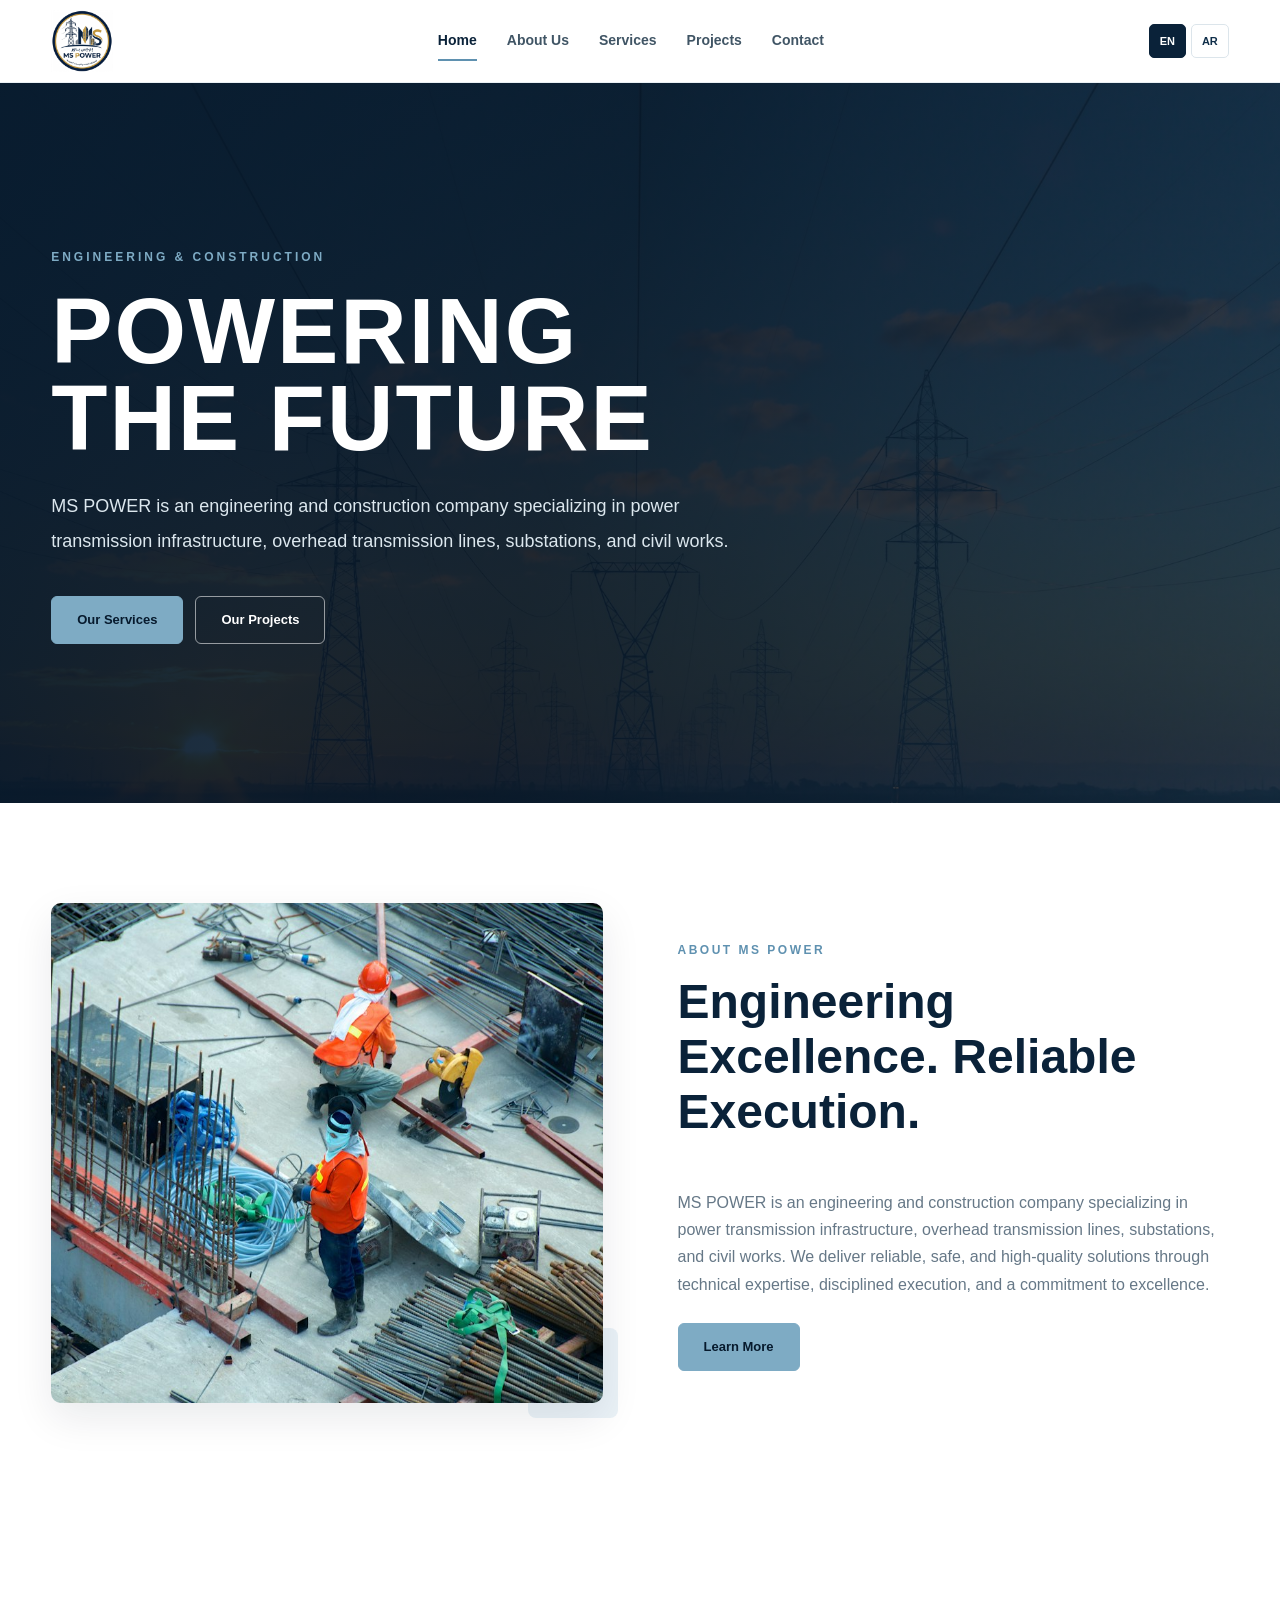
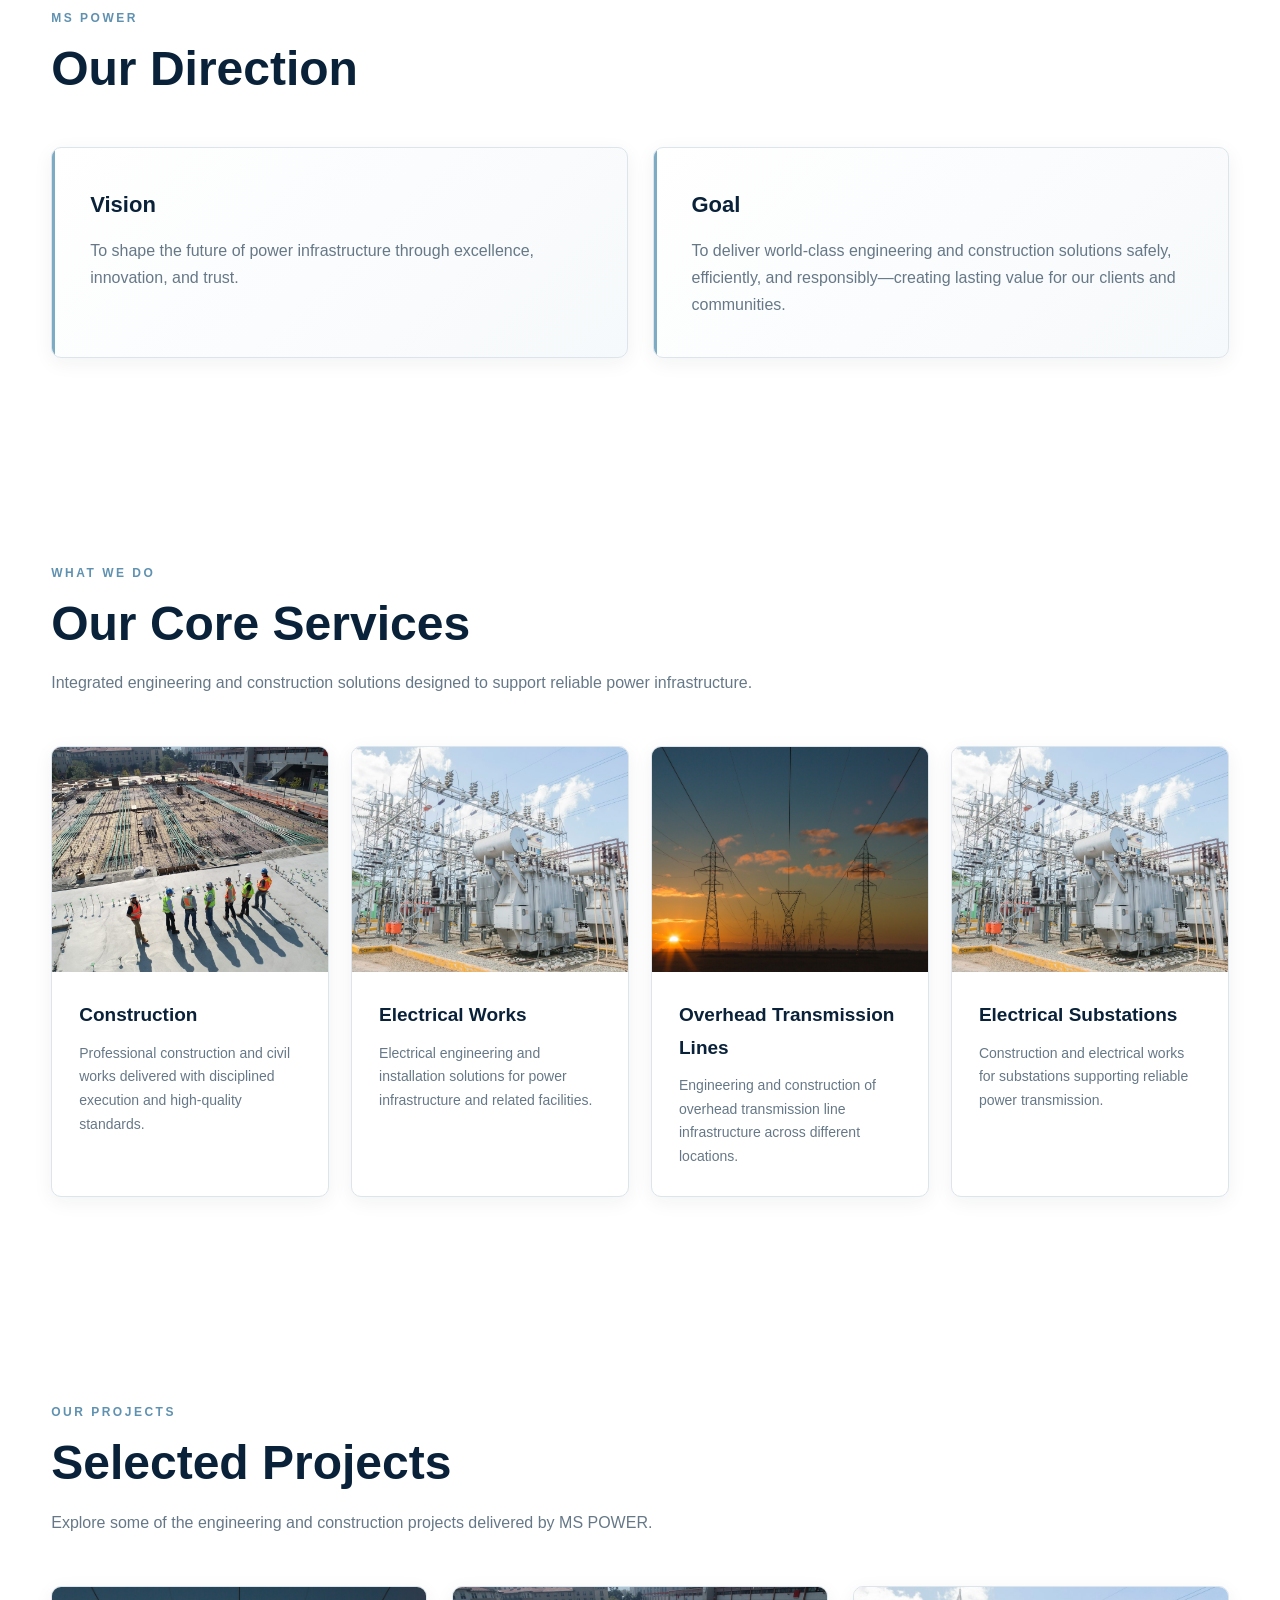
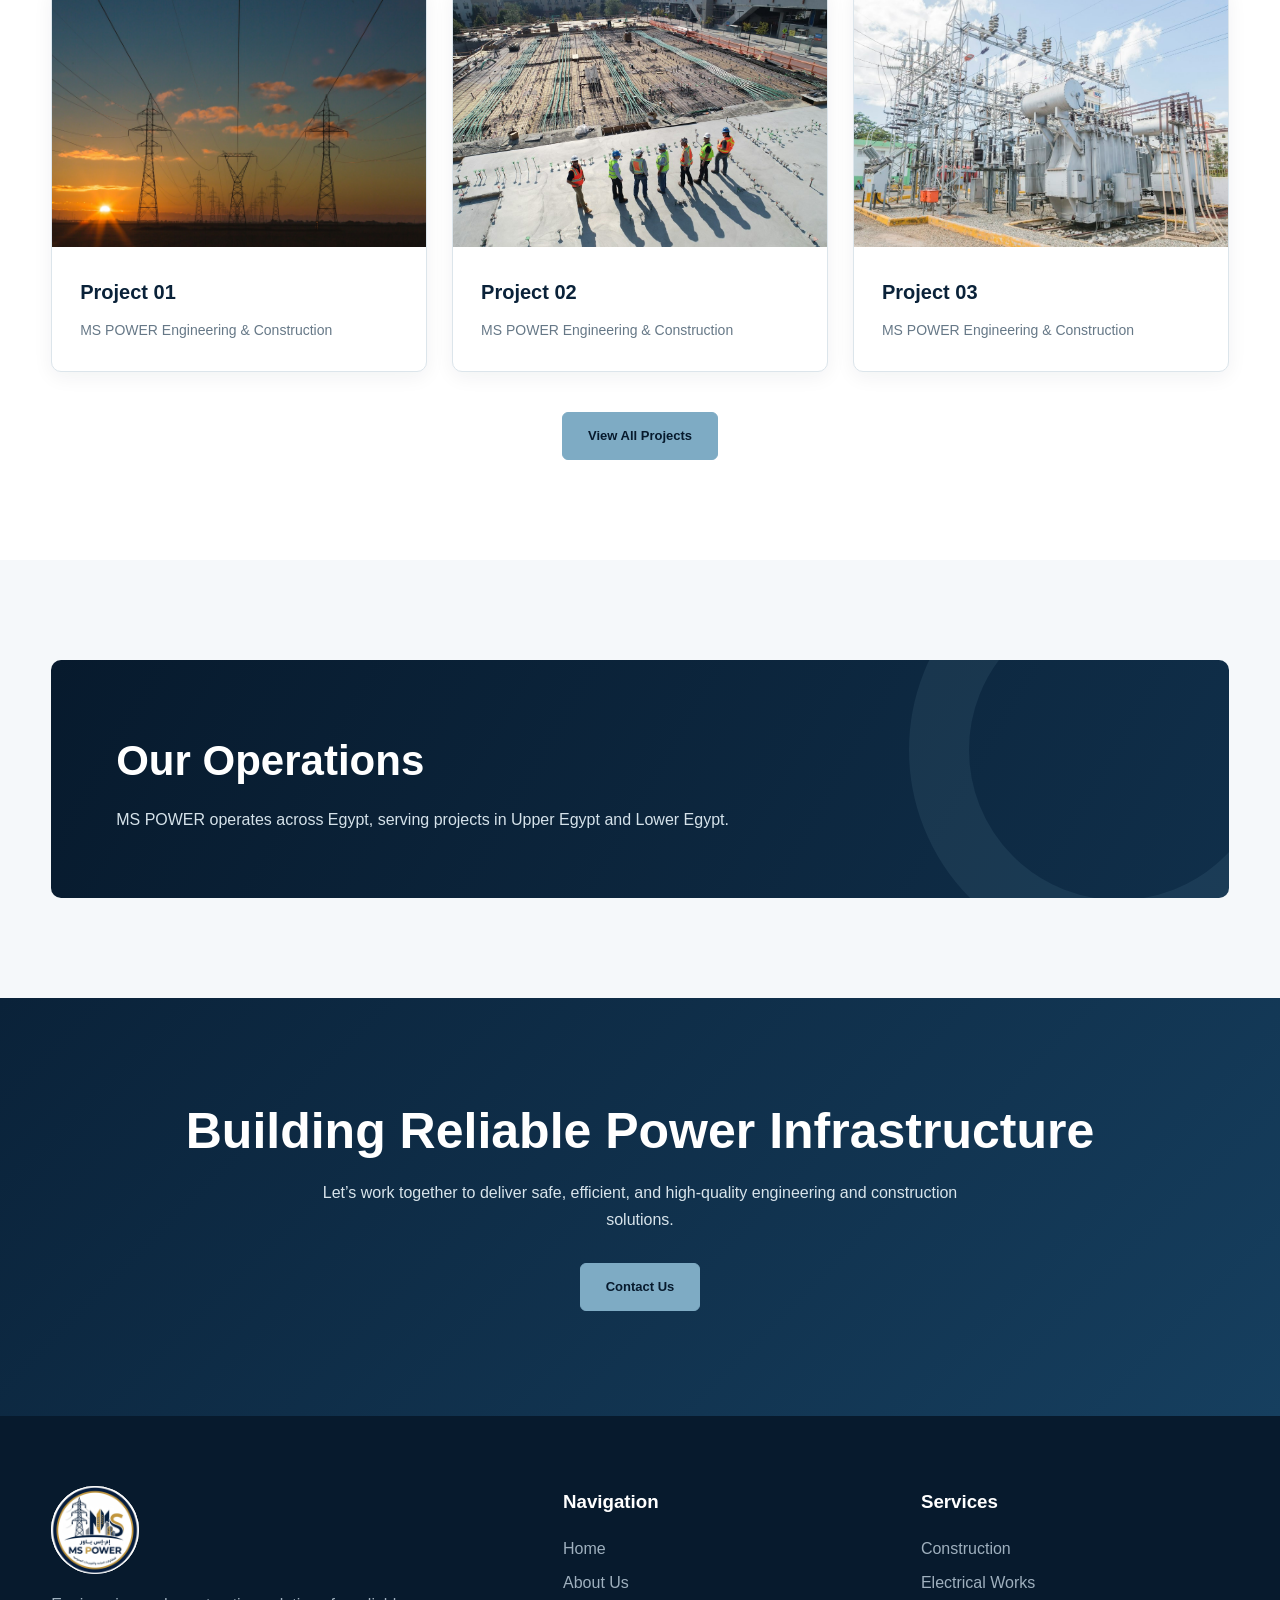
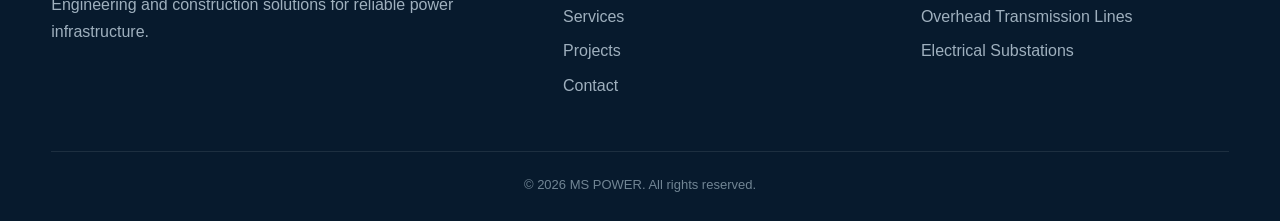
<file: index.html>
<!DOCTYPE html>
<html lang="en" dir="ltr">

<head>

    <meta charset="UTF-8">

    <meta
        name="viewport"
        content="width=device-width, initial-scale=1.0"
    >

    <meta
        name="description"
        content="MS POWER - Engineering and Construction Company specializing in power transmission infrastructure, overhead transmission lines, substations, and civil works."
    >

    <title>MS POWER | Engineering & Construction</title>

    <link rel="icon" type="image/jpeg" href="images/logo.jpg">

    <link
        rel="stylesheet"
        href="style.css"
    >

</head>


<body>


<!-- =====================================================
     HEADER
===================================================== -->

<header class="site-header">

    <div class="container header-inner">


        <!-- LOGO -->

        <a
            href="index.html"
            class="logo"
        ><img src="images/logo.jpg" alt="MS POWER"></a>


        <!-- NAVIGATION -->

        <nav class="nav">

            <a
                href="index.html"
                data-i18n="nav_home"
            >
                Home
            </a>

            <a
                href="about.html"
                data-i18n="nav_about"
            >
                About Us
            </a>

            <a
                href="services.html"
                data-i18n="nav_services"
            >
                Services
            </a>

            <a
                href="projects.html"
                data-i18n="nav_projects"
            >
                Projects
            </a>

            <a
                href="contact.html"
                data-i18n="nav_contact"
            >
                Contact
            </a>

        </nav>


        <!-- LANGUAGE -->

        <div class="language-switcher">

            <button
                class="lang-btn active"
                data-lang="en"
                type="button"
            >
                EN
            </button>

            <button
                class="lang-btn"
                data-lang="ar"
                type="button"
            >
                AR
            </button>

        </div>


        <!-- MOBILE MENU -->

        <button
            class="menu-toggle"
            type="button"
            aria-label="Open menu"
            aria-expanded="false"
        >
            ☰
        </button>


    </div>

</header>



<!-- =====================================================
     HERO
===================================================== -->

<main>


<section class="hero">

    <div class="container">

        <div class="hero-content">


            <span
                class="hero-label"
                data-i18n="hero_label"
            >
                ENGINEERING & CONSTRUCTION
            </span>


            <h1
                data-i18n="hero_title"
            >
                POWERING<br>
                THE FUTURE
            </h1>


            <p
                data-i18n="hero_text"
            >
                MS POWER is an engineering and construction
                company specializing in power transmission
                infrastructure, overhead transmission lines,
                substations, and civil works.
            </p>


            <div class="hero-buttons">

                <a
                    href="services.html"
                    class="btn btn-primary"
                    data-i18n="hero_btn_services"
                >
                    Our Services
                </a>


                <a
                    href="projects.html"
                    class="btn btn-outline"
                    data-i18n="hero_btn_projects"
                >
                    Our Projects
                </a>

            </div>


        </div>

    </div>

</section>



<!-- =====================================================
     ABOUT
===================================================== -->

<section class="section">

    <div class="container">

        <div class="about-grid">


            <!-- IMAGE -->

            <div class="about-image">

                <img
                    src="images/about.jpg"
                    alt="MS POWER Engineering and Construction"
                >

            </div>


            <!-- TEXT -->

            <div class="about-text">


                <div class="section-heading">

                    <span
                        class="section-label"
                        data-i18n="about_label"
                    >
                        ABOUT MS POWER
                    </span>


                    <h2
                        data-i18n="about_title"
                    >
                        Engineering Excellence.
                        Reliable Execution.
                    </h2>

                </div>


                <p
                    data-i18n="about_text"
                >
                    MS POWER is an engineering and construction
                    company specializing in power transmission
                    infrastructure, overhead transmission lines,
                    substations, and civil works. We deliver
                    reliable, safe, and high-quality solutions
                    through technical expertise, disciplined
                    execution, and a commitment to excellence.
                </p>


                <a
                    href="about.html"
                    class="btn btn-primary"
                    data-i18n="about_btn"
                >
                    Learn More
                </a>


            </div>

        </div>

    </div>

</section>



<!-- =====================================================
     VISION & GOAL
===================================================== -->

<section class="section">

    <div class="container">


        <div class="section-heading">

            <span class="section-label">
                MS POWER
            </span>

            <h2>
                Our Direction
            </h2>

        </div>


        <div class="info-grid">


            <!-- VISION -->

            <article class="info-card">

                <h3>

                    <span
                        data-i18n="vision_title"
                    >
                        Vision
                    </span>

                </h3>


                <p
                    data-i18n="vision_text"
                >
                    To shape the future of power
                    infrastructure through excellence,
                    innovation, and trust.
                </p>

            </article>



            <!-- GOAL -->

            <article class="info-card">

                <h3>

                    <span
                        data-i18n="goal_title"
                    >
                        Goal
                    </span>

                </h3>


                <p
                    data-i18n="goal_text"
                >
                    To deliver world-class engineering
                    and construction solutions safely,
                    efficiently, and responsibly—creating
                    lasting value for our clients and
                    communities.
                </p>

            </article>


        </div>

    </div>

</section>



<!-- =====================================================
     SERVICES
===================================================== -->

<section class="section">

    <div class="container">


        <div class="section-heading">

            <span
                class="section-label"
                data-i18n="services_label"
            >
                WHAT WE DO
            </span>


            <h2
                data-i18n="services_title"
            >
                Our Core Services
            </h2>


            <p
                data-i18n="services_text"
            >
                Integrated engineering and construction
                solutions designed to support reliable
                power infrastructure.
            </p>

        </div>



        <div class="services-grid">


            <!-- CONSTRUCTION -->

            <article class="service-card">

                <img
                    src="images/construction.jpg"
                    alt="Construction"
                >

                <div class="service-card-content">

                    <h3
                        data-i18n="service_construction"
                    >
                        Construction
                    </h3>


                    <p
                        data-i18n="service_construction_text"
                    >
                        Professional construction and civil
                        works delivered with disciplined
                        execution and high-quality standards.
                    </p>

                </div>

            </article>



            <!-- ELECTRICAL -->

            <article class="service-card">

                <img
                    src="images/electrical.jpg"
                    alt="Electrical Works"
                >

                <div class="service-card-content">

                    <h3
                        data-i18n="service_electrical"
                    >
                        Electrical Works
                    </h3>


                    <p
                        data-i18n="service_electrical_text"
                    >
                        Electrical engineering and installation
                        solutions for power infrastructure and
                        related facilities.
                    </p>

                </div>

            </article>



            <!-- TRANSMISSION -->

            <article class="service-card">

                <img
                    src="images/transmission.jpg"
                    alt="Overhead Transmission Lines"
                >

                <div class="service-card-content">

                    <h3
                        data-i18n="service_transmission"
                    >
                        Overhead Transmission Lines
                    </h3>


                    <p
                        data-i18n="service_transmission_text"
                    >
                        Engineering and construction of overhead
                        transmission line infrastructure across
                        different locations.
                    </p>

                </div>

            </article>



            <!-- SUBSTATIONS -->

            <article class="service-card">

                <img
                    src="images/substation.jpg"
                    alt="Electrical Substations"
                >

                <div class="service-card-content">

                    <h3
                        data-i18n="service_substations"
                    >
                        Electrical Substations
                    </h3>


                    <p
                        data-i18n="service_substations_text"
                    >
                        Construction and electrical works for
                        substations supporting reliable power
                        transmission.
                    </p>

                </div>

            </article>


        </div>

    </div>

</section>



<!-- =====================================================
     PROJECTS PREVIEW
===================================================== -->

<section class="section">

    <div class="container">


        <div class="section-heading">

            <span
                class="section-label"
                data-i18n="projects_label"
            >
                OUR PROJECTS
            </span>


            <h2
                data-i18n="projects_title"
            >
                Selected Projects
            </h2>


            <p
                data-i18n="projects_text"
            >
                Explore some of the engineering and
                construction projects delivered by MS POWER.
            </p>

        </div>



        <div class="projects-grid">


            <!-- PROJECT 1 -->

            <article class="project-card">

                <img
                    src="images/projects/project-1.jpg"
                    alt="MS POWER Project"
                >

                <div class="project-content">

                    <h3>
                        Project 01
                    </h3>

                    <p>
                        MS POWER Engineering & Construction
                    </p>

                </div>

            </article>



            <!-- PROJECT 2 -->

            <article class="project-card">

                <img
                    src="images/projects/project-2.jpg"
                    alt="MS POWER Project"
                >

                <div class="project-content">

                    <h3>
                        Project 02
                    </h3>

                    <p>
                        MS POWER Engineering & Construction
                    </p>

                </div>

            </article>



            <!-- PROJECT 3 -->

            <article class="project-card">

                <img
                    src="images/projects/project-3.jpg"
                    alt="MS POWER Project"
                >

                <div class="project-content">

                    <h3>
                        Project 03
                    </h3>

                    <p>
                        MS POWER Engineering & Construction
                    </p>

                </div>

            </article>


        </div>


        <div
            style="
                margin-top:40px;
                text-align:center;
            "
        >

            <a
                href="projects.html"
                class="btn btn-primary"
                data-i18n="projects_btn"
            >
                View All Projects
            </a>

        </div>


    </div>

</section>



<!-- =====================================================
     LOCATION
===================================================== -->

<section class="section location">

    <div class="container">

        <div class="location-box">


            <h2
                data-i18n="location_title"
            >
                Our Operations
            </h2>


            <p
                data-i18n="location_text"
            >
                MS POWER operates across Egypt,
                serving projects in Upper Egypt
                and Lower Egypt.
            </p>


        </div>

    </div>

</section>



<!-- =====================================================
     CTA
===================================================== -->

<section class="cta">

    <div class="container">


        <h2
            data-i18n="cta_title"
        >
            Building Reliable Power Infrastructure
        </h2>


        <p
            data-i18n="cta_text"
        >
            Let’s work together to deliver safe,
            efficient, and high-quality engineering
            and construction solutions.
        </p>


        <a
            href="contact.html"
            class="btn btn-primary"
            data-i18n="cta_btn"
        >
            Contact Us
        </a>


    </div>

</section>


</main>



<!-- =====================================================
     FOOTER
===================================================== -->

<footer class="site-footer">

    <div class="container">


        <div class="footer-grid">


            <!-- COMPANY -->

            <div>

                <h3><img src="images/logo.jpg" alt="MS POWER" class="footer-logo"></h3>

                <p
                    data-i18n="footer_description"
                >
                    Engineering and construction solutions
                    for reliable power infrastructure.
                </p>

            </div>



            <!-- NAVIGATION -->

            <div>

                <h3
                    data-i18n="footer_navigation"
                >
                    Navigation
                </h3>

                <p>
                    <a
                        href="index.html"
                        data-i18n="nav_home"
                    >
                        Home
                    </a>
                </p>

                <p>
                    <a
                        href="about.html"
                        data-i18n="nav_about"
                    >
                        About Us
                    </a>
                </p>

                <p>
                    <a
                        href="services.html"
                        data-i18n="nav_services"
                    >
                        Services
                    </a>
                </p>

                <p>
                    <a
                        href="projects.html"
                        data-i18n="nav_projects"
                    >
                        Projects
                    </a>
                </p>

                <p>
                    <a
                        href="contact.html"
                        data-i18n="nav_contact"
                    >
                        Contact
                    </a>
                </p>

            </div>



            <!-- SERVICES -->

            <div>

                <h3
                    data-i18n="footer_services"
                >
                    Services
                </h3>

                <p
                    data-i18n="service_construction"
                >
                    Construction
                </p>

                <p
                    data-i18n="service_electrical"
                >
                    Electrical Works
                </p>

                <p
                    data-i18n="service_transmission"
                >
                    Overhead Transmission Lines
                </p>

                <p
                    data-i18n="service_substations"
                >
                    Electrical Substations
                </p>

            </div>


        </div>



        <div class="footer-bottom">

            <p>

                ©
                <span data-year></span>
                MS POWER.

                <span data-i18n="footer_rights">
                    All rights reserved.
                </span>

            </p>

        </div>


    </div>

</footer>



<!-- =====================================================
     JAVASCRIPT
===================================================== -->

<script src="script.js"></script>


</body>

</html>
</file>
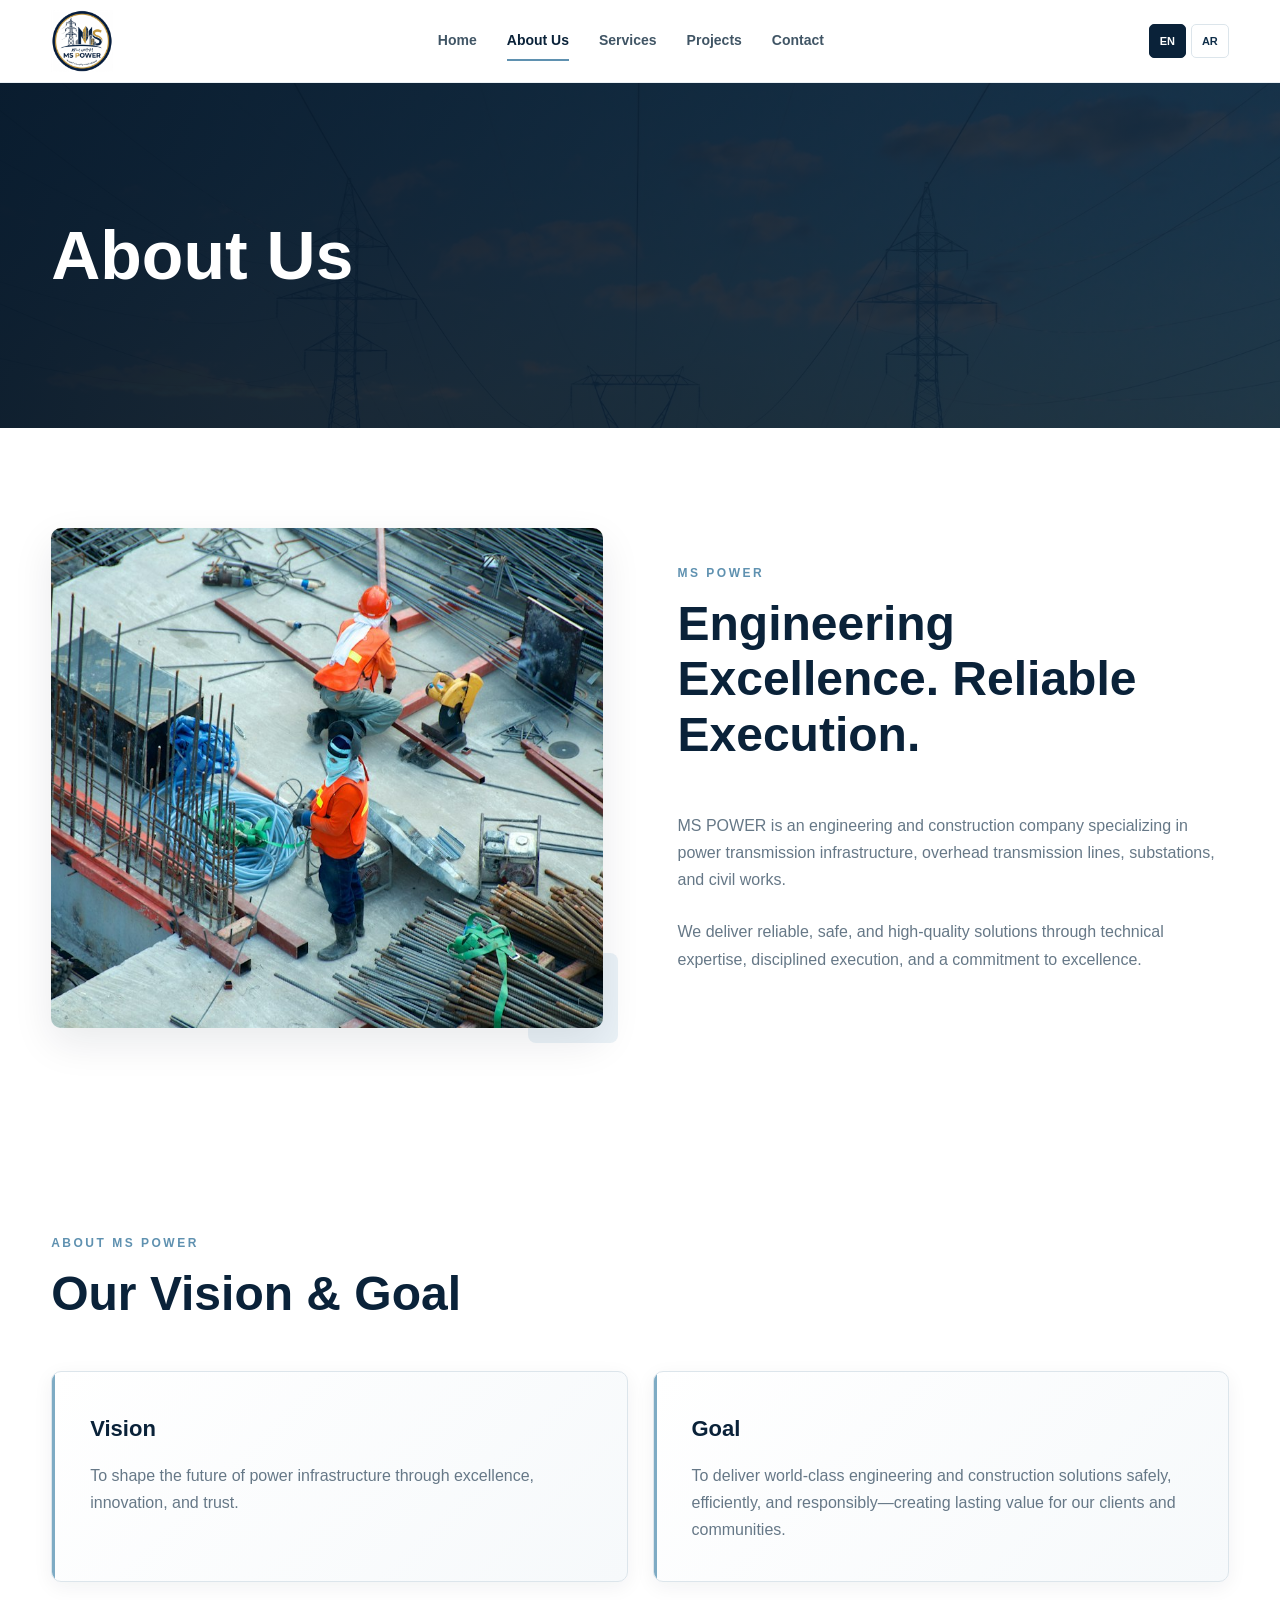
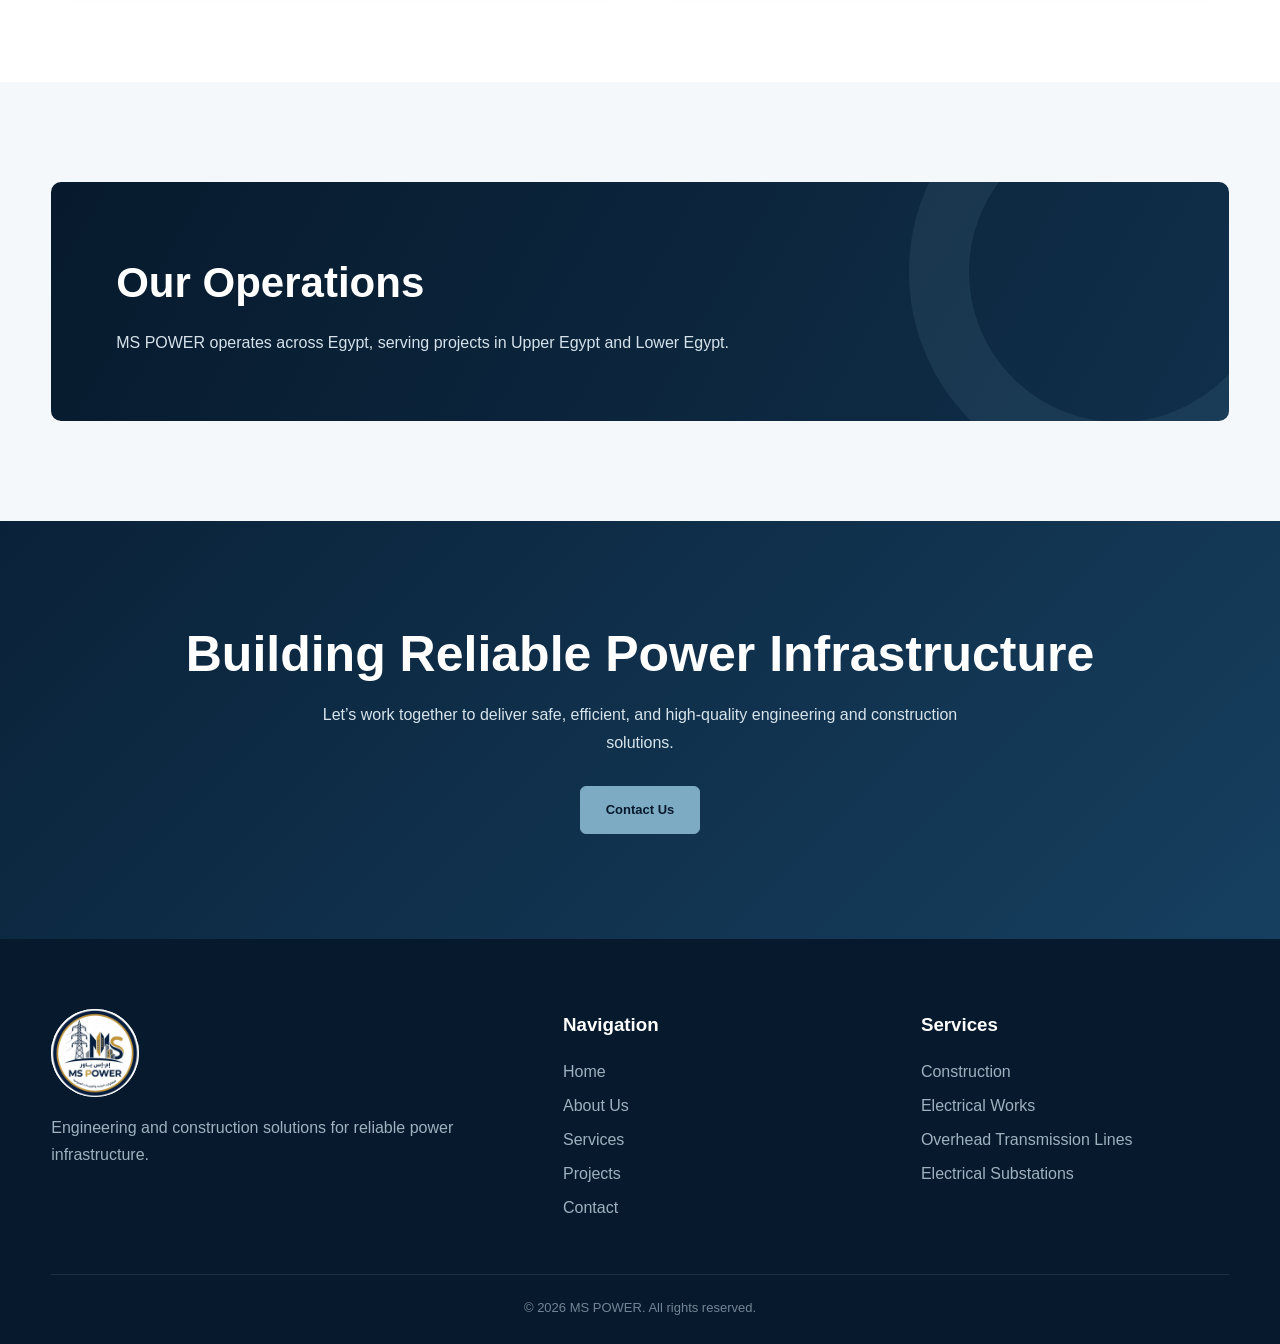
<file: about.html>
<!DOCTYPE html>
<html lang="en" dir="ltr">

<head>

    <meta charset="UTF-8">

    <meta
        name="viewport"
        content="width=device-width, initial-scale=1.0"
    >

    <meta
        name="description"
        content="About MS POWER - Engineering and Construction Company."
    >

    <title>MS POWER | About Us</title>

    <link rel="icon" type="image/jpeg" href="images/logo.jpg">

    <link
        rel="stylesheet"
        href="style.css"
    >

</head>


<body>


<!-- =====================================================
     HEADER
===================================================== -->

<header class="site-header">

    <div class="container header-inner">


        <a
            href="index.html"
            class="logo"
        ><img src="images/logo.jpg" alt="MS POWER"></a>


        <nav class="nav">

            <a
                href="index.html"
                data-i18n="nav_home"
            >
                Home
            </a>

            <a
                href="about.html"
                data-i18n="nav_about"
            >
                About Us
            </a>

            <a
                href="services.html"
                data-i18n="nav_services"
            >
                Services
            </a>

            <a
                href="projects.html"
                data-i18n="nav_projects"
            >
                Projects
            </a>

            <a
                href="contact.html"
                data-i18n="nav_contact"
            >
                Contact
            </a>

        </nav>


        <div class="language-switcher">

            <button
                class="lang-btn active"
                data-lang="en"
                type="button"
            >
                EN
            </button>

            <button
                class="lang-btn"
                data-lang="ar"
                type="button"
            >
                AR
            </button>

        </div>


        <button
            class="menu-toggle"
            type="button"
            aria-label="Open menu"
            aria-expanded="false"
        >
            ☰
        </button>


    </div>

</header>



<!-- =====================================================
     PAGE HERO
===================================================== -->

<section class="page-hero">

    <div class="container">

        <h1
            data-i18n="nav_about"
        >
            About Us
        </h1>

    </div>

</section>



<!-- =====================================================
     ABOUT COMPANY
===================================================== -->

<main>


<section class="section">

    <div class="container">

        <div class="about-grid">


            <div class="about-image">

                <img
                    src="images/about.jpg"
                    alt="MS POWER"
                >

            </div>


            <div class="about-text">


                <div class="section-heading">

                    <span class="section-label">
                        MS POWER
                    </span>

                    <h2>
                        Engineering Excellence.
                        Reliable Execution.
                    </h2>

                </div>


                <p>
                    MS POWER is an engineering and
                    construction company specializing
                    in power transmission infrastructure,
                    overhead transmission lines,
                    substations, and civil works.
                </p>


                <p>
                    We deliver reliable, safe, and
                    high-quality solutions through
                    technical expertise, disciplined
                    execution, and a commitment to
                    excellence.
                </p>


            </div>

        </div>

    </div>

</section>



<!-- =====================================================
     VISION & GOAL
===================================================== -->

<section class="section">

    <div class="container">


        <div class="section-heading">

            <span
                class="section-label"
                data-i18n="about_label"
            >
                ABOUT MS POWER
            </span>


            <h2>
                Our Vision & Goal
            </h2>

        </div>


        <div class="info-grid">


            <article class="info-card">

                <h3>
                    <span
                        data-i18n="vision_title"
                    >
                        Vision
                    </span>
                </h3>


                <p
                    data-i18n="vision_text"
                >
                    To shape the future of power
                    infrastructure through excellence,
                    innovation, and trust.
                </p>

            </article>



            <article class="info-card">

                <h3>
                    <span
                        data-i18n="goal_title"
                    >
                        Goal
                    </span>
                </h3>


                <p
                    data-i18n="goal_text"
                >
                    To deliver world-class engineering
                    and construction solutions safely,
                    efficiently, and responsibly—creating
                    lasting value for our clients and
                    communities.
                </p>

            </article>


        </div>

    </div>

</section>



<!-- =====================================================
     AREAS OF OPERATION
===================================================== -->

<section class="section location">

    <div class="container">

        <div class="location-box">


            <h2
                data-i18n="location_title"
            >
                Our Operations
            </h2>


            <p
                data-i18n="location_text"
            >
                MS POWER operates across Egypt,
                serving projects in Upper Egypt
                and Lower Egypt.
            </p>


        </div>

    </div>

</section>



<!-- =====================================================
     CTA
===================================================== -->

<section class="cta">

    <div class="container">


        <h2
            data-i18n="cta_title"
        >
            Building Reliable Power Infrastructure
        </h2>


        <p
            data-i18n="cta_text"
        >
            Let’s work together to deliver safe,
            efficient, and high-quality engineering
            and construction solutions.
        </p>


        <a
            href="contact.html"
            class="btn btn-primary"
            data-i18n="cta_btn"
        >
            Contact Us
        </a>


    </div>

</section>


</main>



<!-- =====================================================
     FOOTER
===================================================== -->

<footer class="site-footer">

    <div class="container">


        <div class="footer-grid">


            <div>

                <h3><img src="images/logo.jpg" alt="MS POWER" class="footer-logo"></h3>

                <p
                    data-i18n="footer_description"
                >
                    Engineering and construction
                    solutions for reliable power
                    infrastructure.
                </p>

            </div>



            <div>

                <h3
                    data-i18n="footer_navigation"
                >
                    Navigation
                </h3>

                <p>
                    <a
                        href="index.html"
                        data-i18n="nav_home"
                    >
                        Home
                    </a>
                </p>

                <p>
                    <a
                        href="about.html"
                        data-i18n="nav_about"
                    >
                        About Us
                    </a>
                </p>

                <p>
                    <a
                        href="services.html"
                        data-i18n="nav_services"
                    >
                        Services
                    </a>
                </p>

                <p>
                    <a
                        href="projects.html"
                        data-i18n="nav_projects"
                    >
                        Projects
                    </a>
                </p>

                <p>
                    <a
                        href="contact.html"
                        data-i18n="nav_contact"
                    >
                        Contact
                    </a>
                </p>

            </div>



            <div>

                <h3
                    data-i18n="footer_services"
                >
                    Services
                </h3>

                <p
                    data-i18n="service_construction"
                >
                    Construction
                </p>

                <p
                    data-i18n="service_electrical"
                >
                    Electrical Works
                </p>

                <p
                    data-i18n="service_transmission"
                >
                    Overhead Transmission Lines
                </p>

                <p
                    data-i18n="service_substations"
                >
                    Electrical Substations
                </p>

            </div>


        </div>



        <div class="footer-bottom">

            <p>

                ©
                <span data-year></span>
                MS POWER.

                <span data-i18n="footer_rights">
                    All rights reserved.
                </span>

            </p>

        </div>


    </div>

</footer>



<script src="script.js"></script>


</body>

</html>
</file>
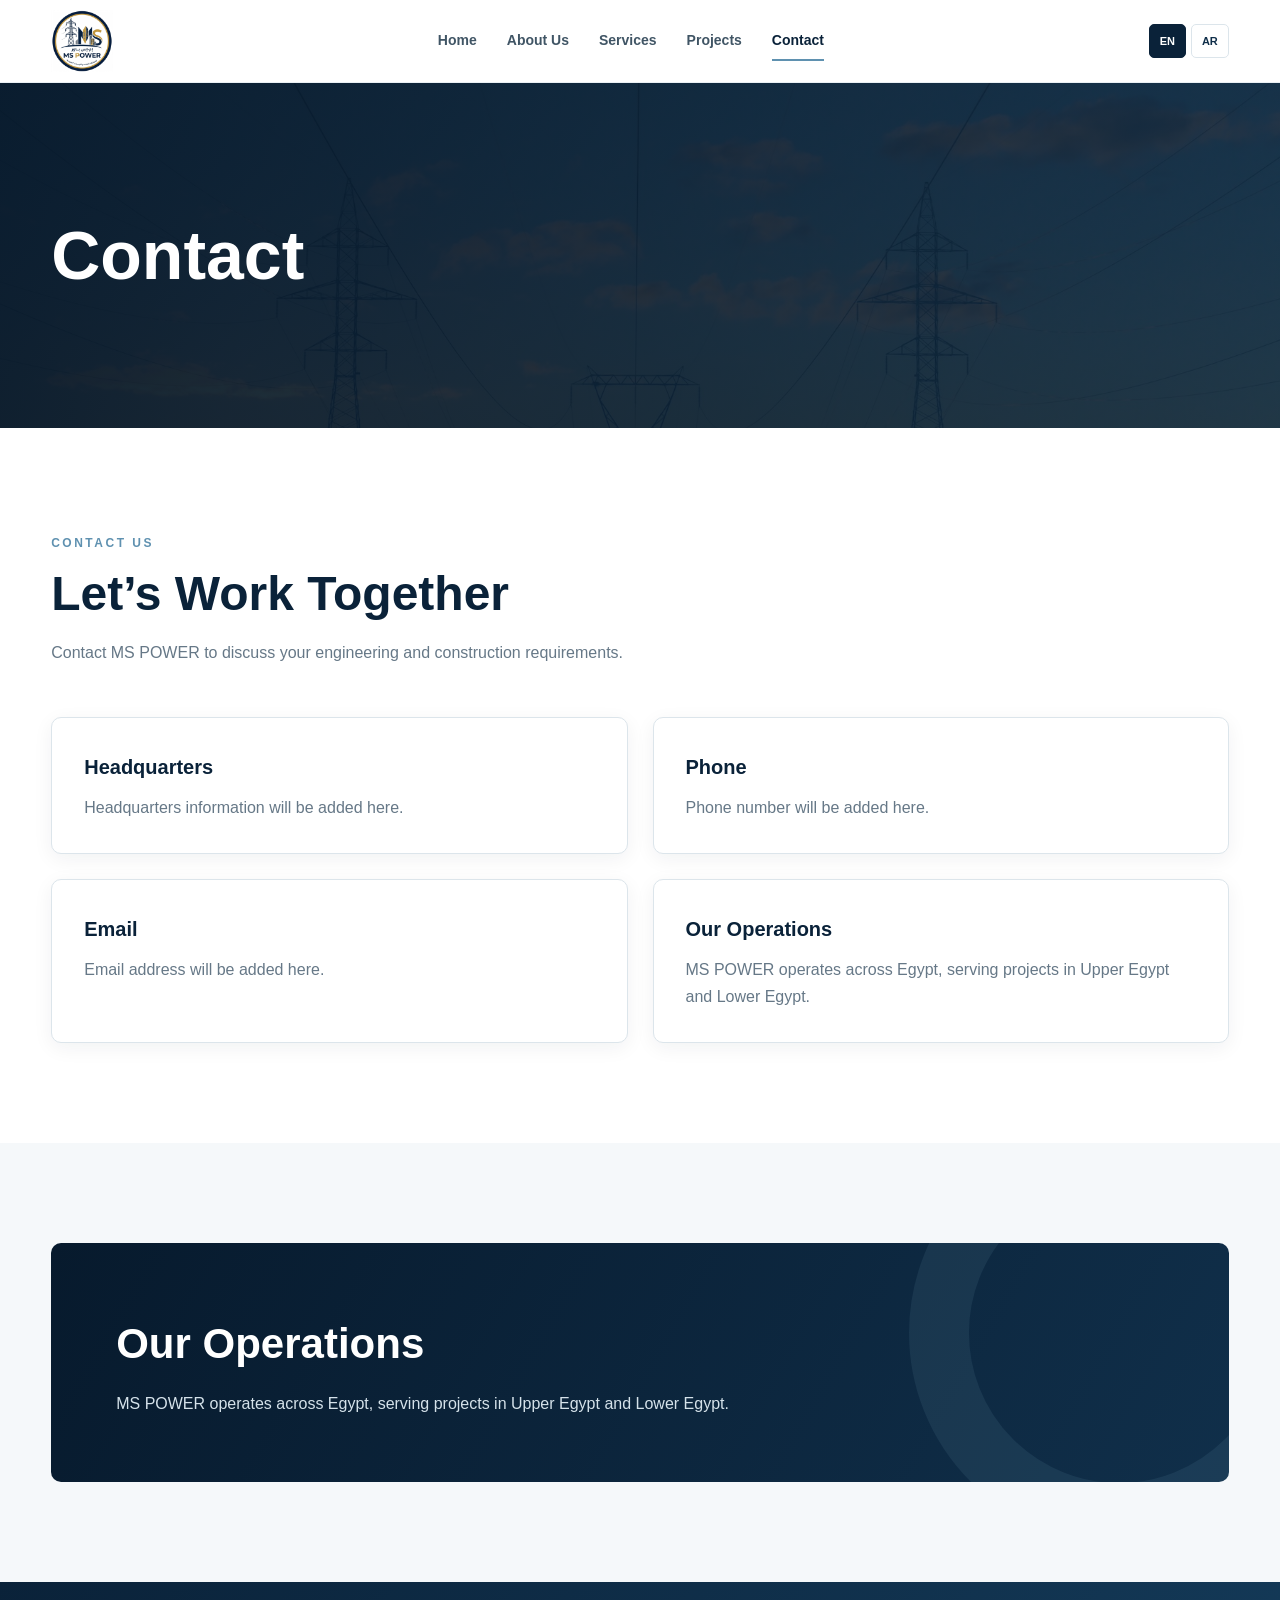
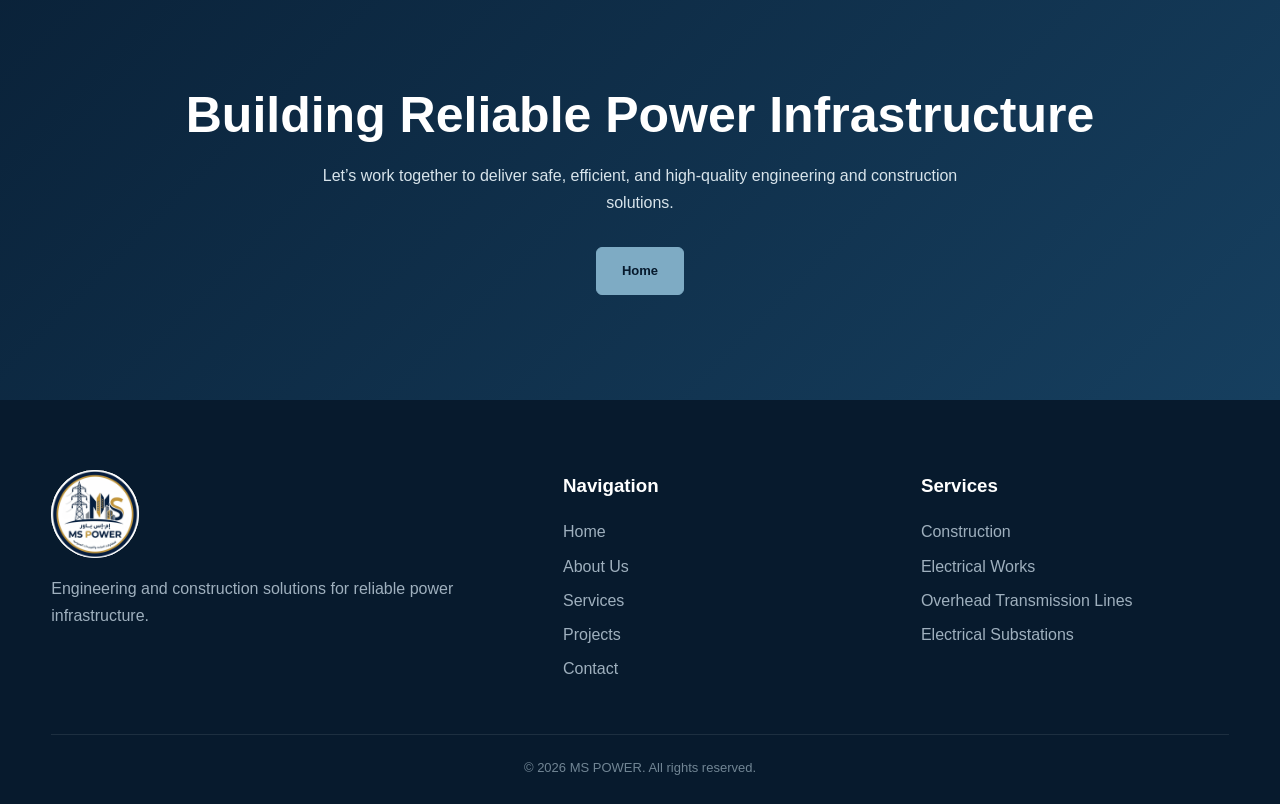
<file: contact.html>
<!DOCTYPE html>
<html lang="en" dir="ltr">

<head>

    <meta charset="UTF-8">

    <meta
        name="viewport"
        content="width=device-width, initial-scale=1.0"
    >

    <meta
        name="description"
        content="Contact MS POWER - Engineering and Construction Company."
    >

    <title>MS POWER | Contact</title>

    <link rel="icon" type="image/jpeg" href="images/logo.jpg">

    <link
        rel="stylesheet"
        href="style.css"
    >

</head>


<body>


<!-- =====================================================
     HEADER
===================================================== -->

<header class="site-header">

    <div class="container header-inner">

        <a
            href="index.html"
            class="logo"
        ><img src="images/logo.jpg" alt="MS POWER"></a>


        <nav class="nav">

            <a
                href="index.html"
                data-i18n="nav_home"
            >
                Home
            </a>

            <a
                href="about.html"
                data-i18n="nav_about"
            >
                About Us
            </a>

            <a
                href="services.html"
                data-i18n="nav_services"
            >
                Services
            </a>

            <a
                href="projects.html"
                data-i18n="nav_projects"
            >
                Projects
            </a>

            <a
                href="contact.html"
                data-i18n="nav_contact"
            >
                Contact
            </a>

        </nav>


        <div class="language-switcher">

            <button
                class="lang-btn active"
                data-lang="en"
                type="button"
            >
                EN
            </button>

            <button
                class="lang-btn"
                data-lang="ar"
                type="button"
            >
                AR
            </button>

        </div>


        <button
            class="menu-toggle"
            type="button"
            aria-label="Open menu"
            aria-expanded="false"
        >
            ☰
        </button>

    </div>

</header>



<!-- =====================================================
     PAGE HERO
===================================================== -->

<section class="page-hero">

    <div class="container">

        <h1
            data-i18n="nav_contact"
        >
            Contact
        </h1>

    </div>

</section>



<!-- =====================================================
     CONTACT
===================================================== -->

<main>

<section class="section">

    <div class="container">


        <div class="section-heading">

            <span
                class="section-label"
                data-i18n="contact_label"
            >
                CONTACT US
            </span>


            <h2
                data-i18n="contact_title"
            >
                Let's Work Together
            </h2>


            <p
                data-i18n="contact_text"
            >
                Contact MS POWER to discuss your engineering
                and construction requirements.
            </p>

        </div>



        <div class="contact-grid">


            <!-- =================================================
                 HEADQUARTERS
            ================================================== -->

            <article class="contact-card">

                <h3
                    data-i18n="contact_headquarters"
                >
                    Headquarters
                </h3>


                <p
                    data-i18n="contact_address_placeholder"
                >
                    Headquarters information will be added here.
                </p>

            </article>



            <!-- =================================================
                 PHONE
            ================================================== -->

            <article class="contact-card">

                <h3
                    data-i18n="contact_phone"
                >
                    Phone
                </h3>


                <p
                    data-i18n="contact_phone_placeholder"
                >
                    Phone number will be added here.
                </p>

            </article>



            <!-- =================================================
                 EMAIL
            ================================================== -->

            <article class="contact-card">

                <h3
                    data-i18n="contact_email"
                >
                    Email
                </h3>


                <p
                    data-i18n="contact_email_placeholder"
                >
                    Email address will be added here.
                </p>

            </article>



            <!-- =================================================
                 OPERATIONS
            ================================================== -->

            <article class="contact-card">

                <h3
                    data-i18n="location_title"
                >
                    Our Operations
                </h3>


                <p
                    data-i18n="location_text"
                >
                    MS POWER operates across Egypt,
                    serving projects in Upper Egypt
                    and Lower Egypt.
                </p>

            </article>


        </div>

    </div>

</section>



<!-- =====================================================
     LOCATION
===================================================== -->

<section class="section location">

    <div class="container">

        <div class="location-box">


            <h2
                data-i18n="location_title"
            >
                Our Operations
            </h2>


            <p
                data-i18n="location_text"
            >
                MS POWER operates across Egypt,
                serving projects in Upper Egypt
                and Lower Egypt.
            </p>


        </div>

    </div>

</section>



<!-- =====================================================
     CTA
===================================================== -->

<section class="cta">

    <div class="container">


        <h2
            data-i18n="cta_title"
        >
            Building Reliable Power Infrastructure
        </h2>


        <p
            data-i18n="cta_text"
        >
            Let's work together to deliver safe,
            efficient, and high-quality engineering
            and construction solutions.
        </p>


        <a
            href="index.html"
            class="btn btn-primary"
            data-i18n="nav_home"
        >
            Home
        </a>


    </div>

</section>

</main>



<!-- =====================================================
     FOOTER
===================================================== -->

<footer class="site-footer">

    <div class="container">


        <div class="footer-grid">


            <!-- COMPANY -->

            <div>

                <h3><img src="images/logo.jpg" alt="MS POWER" class="footer-logo"></h3>

                <p
                    data-i18n="footer_description"
                >
                    Engineering and construction
                    solutions for reliable power
                    infrastructure.
                </p>

            </div>



            <!-- NAVIGATION -->

            <div>

                <h3
                    data-i18n="footer_navigation"
                >
                    Navigation
                </h3>


                <p>
                    <a
                        href="index.html"
                        data-i18n="nav_home"
                    >
                        Home
                    </a>
                </p>


                <p>
                    <a
                        href="about.html"
                        data-i18n="nav_about"
                    >
                        About Us
                    </a>
                </p>


                <p>
                    <a
                        href="services.html"
                        data-i18n="nav_services"
                    >
                        Services
                    </a>
                </p>


                <p>
                    <a
                        href="projects.html"
                        data-i18n="nav_projects"
                    >
                        Projects
                    </a>
                </p>


                <p>
                    <a
                        href="contact.html"
                        data-i18n="nav_contact"
                    >
                        Contact
                    </a>
                </p>

            </div>



            <!-- SERVICES -->

            <div>

                <h3
                    data-i18n="footer_services"
                >
                    Services
                </h3>


                <p
                    data-i18n="service_construction"
                >
                    Construction
                </p>


                <p
                    data-i18n="service_electrical"
                >
                    Electrical Works
                </p>


                <p
                    data-i18n="service_transmission"
                >
                    Overhead Transmission Lines
                </p>


                <p
                    data-i18n="service_substations"
                >
                    Electrical Substations
                </p>

            </div>


        </div>



        <div class="footer-bottom">

            <p>

                ©
                <span data-year></span>
                MS POWER.

                <span data-i18n="footer_rights">
                    All rights reserved.
                </span>

            </p>

        </div>


    </div>

</footer>



<!-- =====================================================
     JAVASCRIPT
===================================================== -->

<script src="script.js"></script>


</body>

</html>
</file>
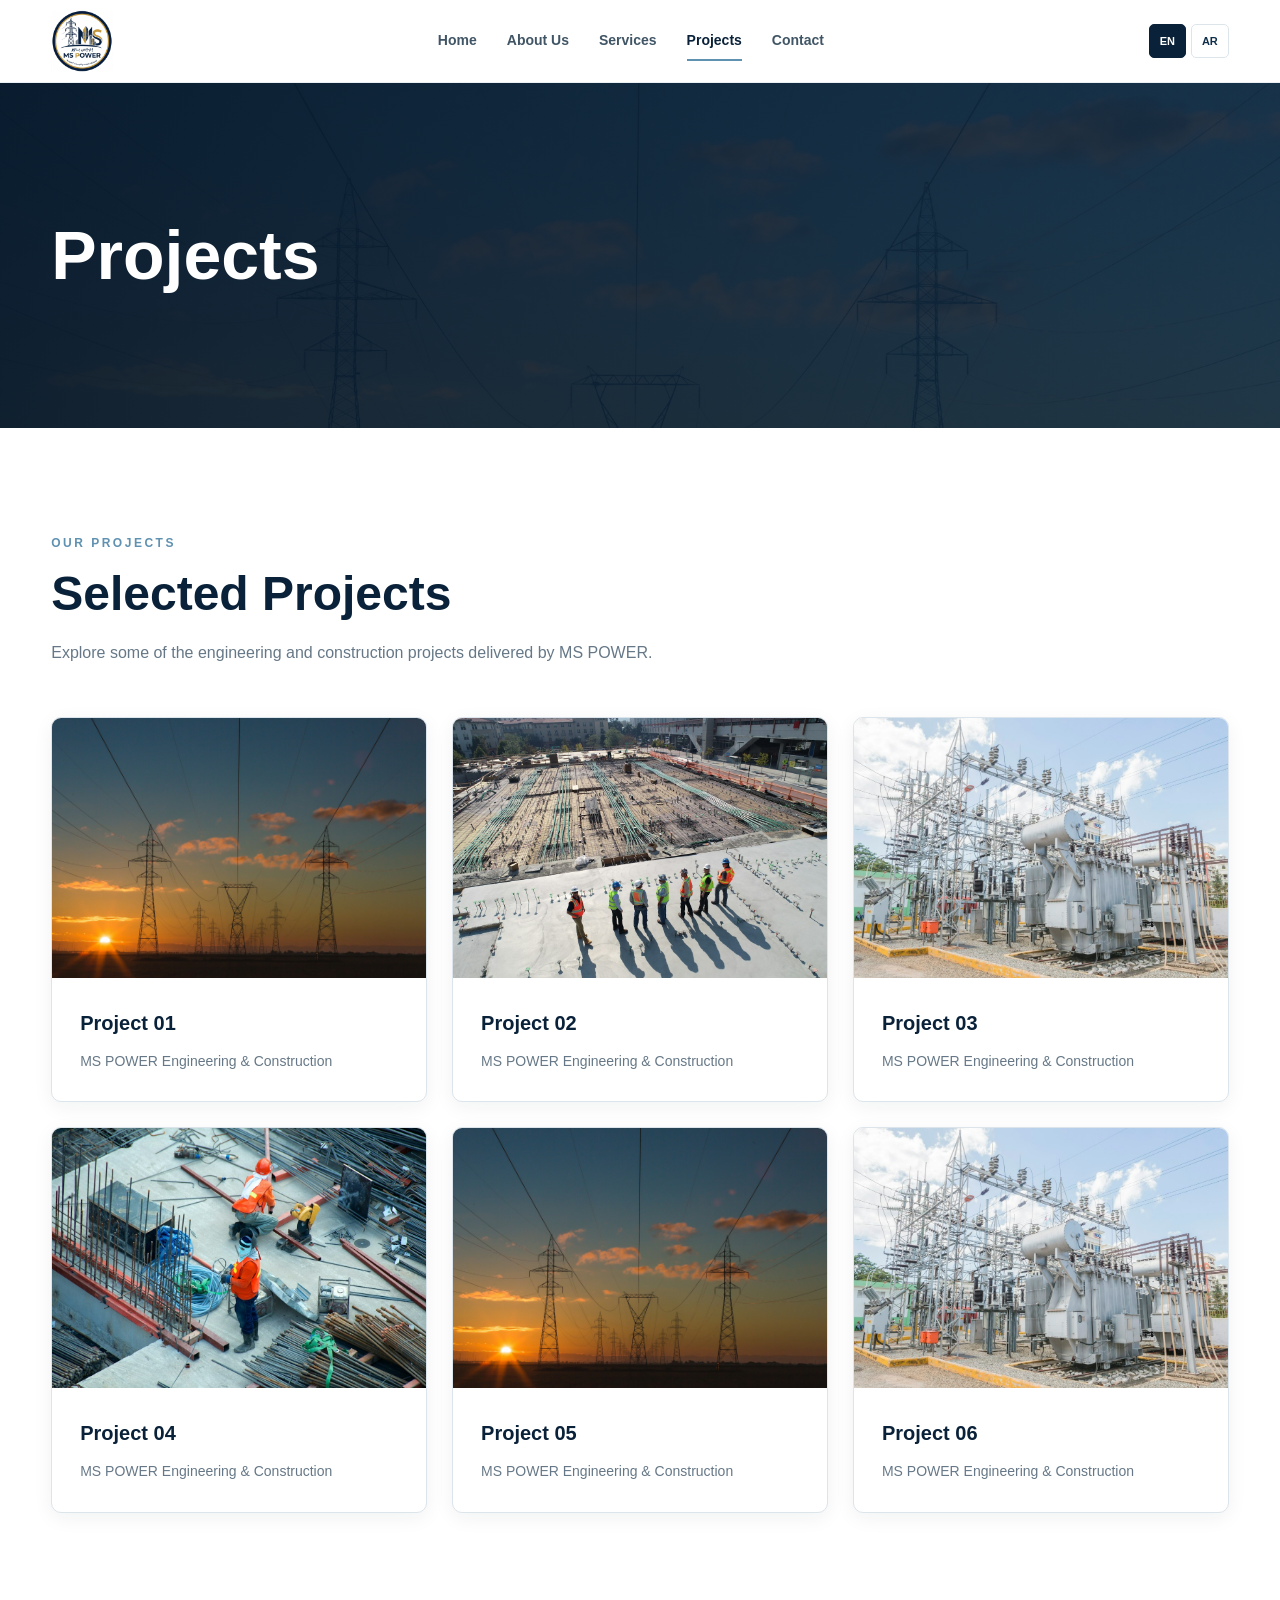
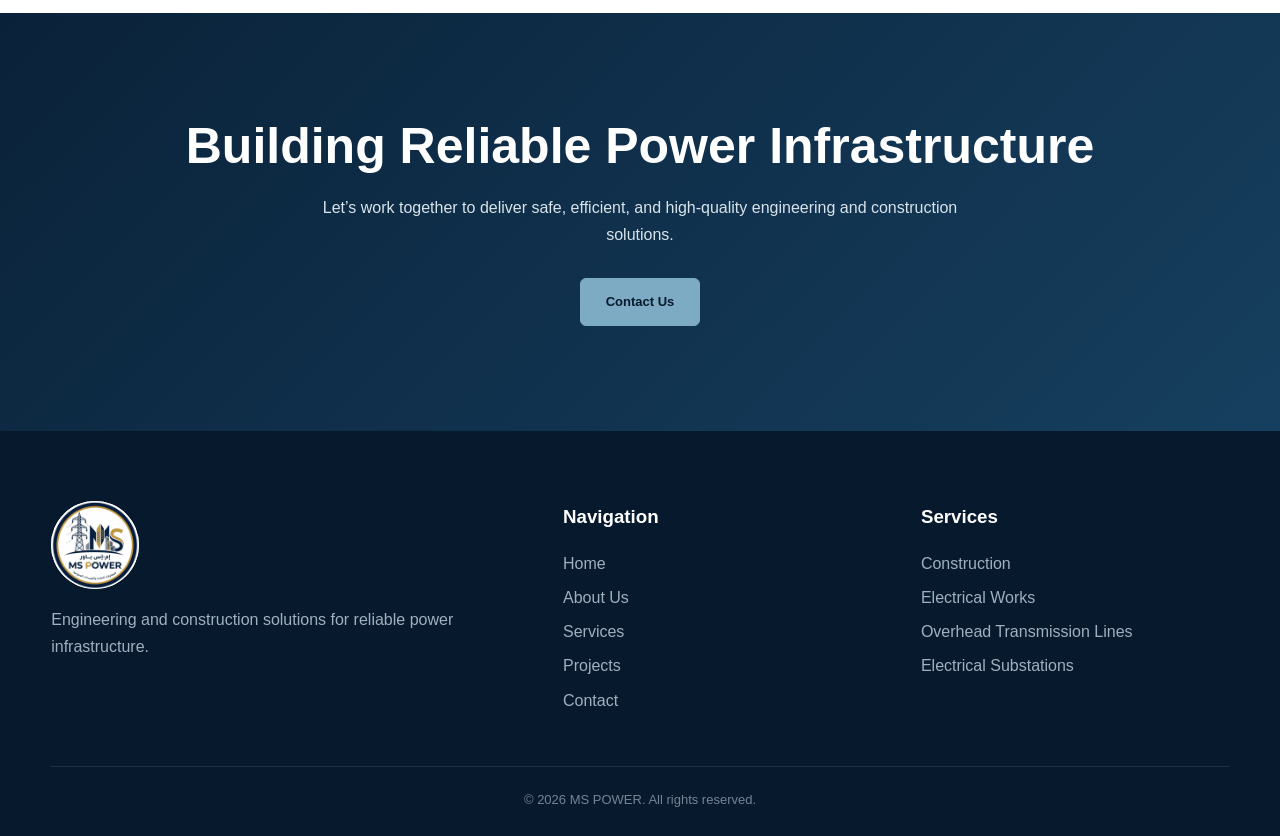
<file: projects.html>
<!DOCTYPE html>
<html lang="en" dir="ltr">

<head>

    <meta charset="UTF-8">

    <meta
        name="viewport"
        content="width=device-width, initial-scale=1.0"
    >

    <meta
        name="description"
        content="MS POWER projects - Engineering and construction projects across Egypt."
    >

    <title>MS POWER | Projects</title>

    <link rel="icon" type="image/jpeg" href="images/logo.jpg">

    <link
        rel="stylesheet"
        href="style.css"
    >

</head>


<body>


<!-- =====================================================
     HEADER
===================================================== -->

<header class="site-header">

    <div class="container header-inner">


        <a
            href="index.html"
            class="logo"
        ><img src="images/logo.jpg" alt="MS POWER"></a>


        <nav class="nav">

            <a
                href="index.html"
                data-i18n="nav_home"
            >
                Home
            </a>

            <a
                href="about.html"
                data-i18n="nav_about"
            >
                About Us
            </a>

            <a
                href="services.html"
                data-i18n="nav_services"
            >
                Services
            </a>

            <a
                href="projects.html"
                data-i18n="nav_projects"
            >
                Projects
            </a>

            <a
                href="contact.html"
                data-i18n="nav_contact"
            >
                Contact
            </a>

        </nav>


        <div class="language-switcher">

            <button
                class="lang-btn active"
                data-lang="en"
                type="button"
            >
                EN
            </button>

            <button
                class="lang-btn"
                data-lang="ar"
                type="button"
            >
                AR
            </button>

        </div>


        <button
            class="menu-toggle"
            type="button"
            aria-label="Open menu"
            aria-expanded="false"
        >
            ☰
        </button>


    </div>

</header>



<!-- =====================================================
     PAGE HERO
===================================================== -->

<section class="page-hero">

    <div class="container">

        <h1
            data-i18n="nav_projects"
        >
            Projects
        </h1>

    </div>

</section>



<!-- =====================================================
     PROJECTS
===================================================== -->

<main>

<section class="section">

    <div class="container">


        <div class="section-heading">

            <span
                class="section-label"
                data-i18n="projects_label"
            >
                OUR PROJECTS
            </span>


            <h2
                data-i18n="projects_title"
            >
                Selected Projects
            </h2>


            <p
                data-i18n="projects_text"
            >
                Explore some of the engineering and
                construction projects delivered by MS POWER.
            </p>

        </div>



        <div class="projects-grid">


            <!-- =================================================
                 PROJECT 01
            ================================================== -->

            <article class="project-card">


                <img
                    src="images/projects/project-1.jpg"
                    alt="MS POWER Project 01"
                >


                <div class="project-content">

                    <h3>
                        Project 01
                    </h3>


                    <p>
                        MS POWER Engineering & Construction
                    </p>

                </div>


            </article>



            <!-- =================================================
                 PROJECT 02
            ================================================== -->

            <article class="project-card">


                <img
                    src="images/projects/project-2.jpg"
                    alt="MS POWER Project 02"
                >


                <div class="project-content">

                    <h3>
                        Project 02
                    </h3>


                    <p>
                        MS POWER Engineering & Construction
                    </p>

                </div>


            </article>



            <!-- =================================================
                 PROJECT 03
            ================================================== -->

            <article class="project-card">


                <img
                    src="images/projects/project-3.jpg"
                    alt="MS POWER Project 03"
                >


                <div class="project-content">

                    <h3>
                        Project 03
                    </h3>


                    <p>
                        MS POWER Engineering & Construction
                    </p>

                </div>


            </article>



            <!-- =================================================
                 PROJECT 04
            ================================================== -->

            <article class="project-card">


                <img
                    src="images/projects/project-4.jpg"
                    alt="MS POWER Project 04"
                >


                <div class="project-content">

                    <h3>
                        Project 04
                    </h3>


                    <p>
                        MS POWER Engineering & Construction
                    </p>

                </div>


            </article>



            <!-- =================================================
                 PROJECT 05
            ================================================== -->

            <article class="project-card">


                <img
                    src="images/projects/project-5.jpg"
                    alt="MS POWER Project 05"
                >


                <div class="project-content">

                    <h3>
                        Project 05
                    </h3>


                    <p>
                        MS POWER Engineering & Construction
                    </p>

                </div>


            </article>



            <!-- =================================================
                 PROJECT 06
            ================================================== -->

            <article class="project-card">


                <img
                    src="images/projects/project-6.jpg"
                    alt="MS POWER Project 06"
                >


                <div class="project-content">

                    <h3>
                        Project 06
                    </h3>


                    <p>
                        MS POWER Engineering & Construction
                    </p>

                </div>


            </article>


        </div>

    </div>

</section>



<!-- =====================================================
     PROJECT CTA
===================================================== -->

<section class="cta">

    <div class="container">


        <h2
            data-i18n="cta_title"
        >
            Building Reliable Power Infrastructure
        </h2>


        <p
            data-i18n="cta_text"
        >
            Let’s work together to deliver safe,
            efficient, and high-quality engineering
            and construction solutions.
        </p>


        <a
            href="contact.html"
            class="btn btn-primary"
            data-i18n="cta_btn"
        >
            Contact Us
        </a>


    </div>

</section>

</main>



<!-- =====================================================
     FOOTER
===================================================== -->

<footer class="site-footer">

    <div class="container">


        <div class="footer-grid">


            <!-- COMPANY -->

            <div>

                <h3><img src="images/logo.jpg" alt="MS POWER" class="footer-logo"></h3>

                <p
                    data-i18n="footer_description"
                >
                    Engineering and construction
                    solutions for reliable power
                    infrastructure.
                </p>

            </div>



            <!-- NAVIGATION -->

            <div>

                <h3
                    data-i18n="footer_navigation"
                >
                    Navigation
                </h3>


                <p>
                    <a
                        href="index.html"
                        data-i18n="nav_home"
                    >
                        Home
                    </a>
                </p>


                <p>
                    <a
                        href="about.html"
                        data-i18n="nav_about"
                    >
                        About Us
                    </a>
                </p>


                <p>
                    <a
                        href="services.html"
                        data-i18n="nav_services"
                    >
                        Services
                    </a>
                </p>


                <p>
                    <a
                        href="projects.html"
                        data-i18n="nav_projects"
                    >
                        Projects
                    </a>
                </p>


                <p>
                    <a
                        href="contact.html"
                        data-i18n="nav_contact"
                    >
                        Contact
                    </a>
                </p>

            </div>



            <!-- SERVICES -->

            <div>

                <h3
                    data-i18n="footer_services"
                >
                    Services
                </h3>


                <p
                    data-i18n="service_construction"
                >
                    Construction
                </p>


                <p
                    data-i18n="service_electrical"
                >
                    Electrical Works
                </p>


                <p
                    data-i18n="service_transmission"
                >
                    Overhead Transmission Lines
                </p>


                <p
                    data-i18n="service_substations"
                >
                    Electrical Substations
                </p>

            </div>


        </div>



        <div class="footer-bottom">

            <p>

                ©
                <span data-year></span>
                MS POWER.

                <span data-i18n="footer_rights">
                    All rights reserved.
                </span>

            </p>

        </div>


    </div>

</footer>



<script src="script.js"></script>


</body>

</html>
</file>
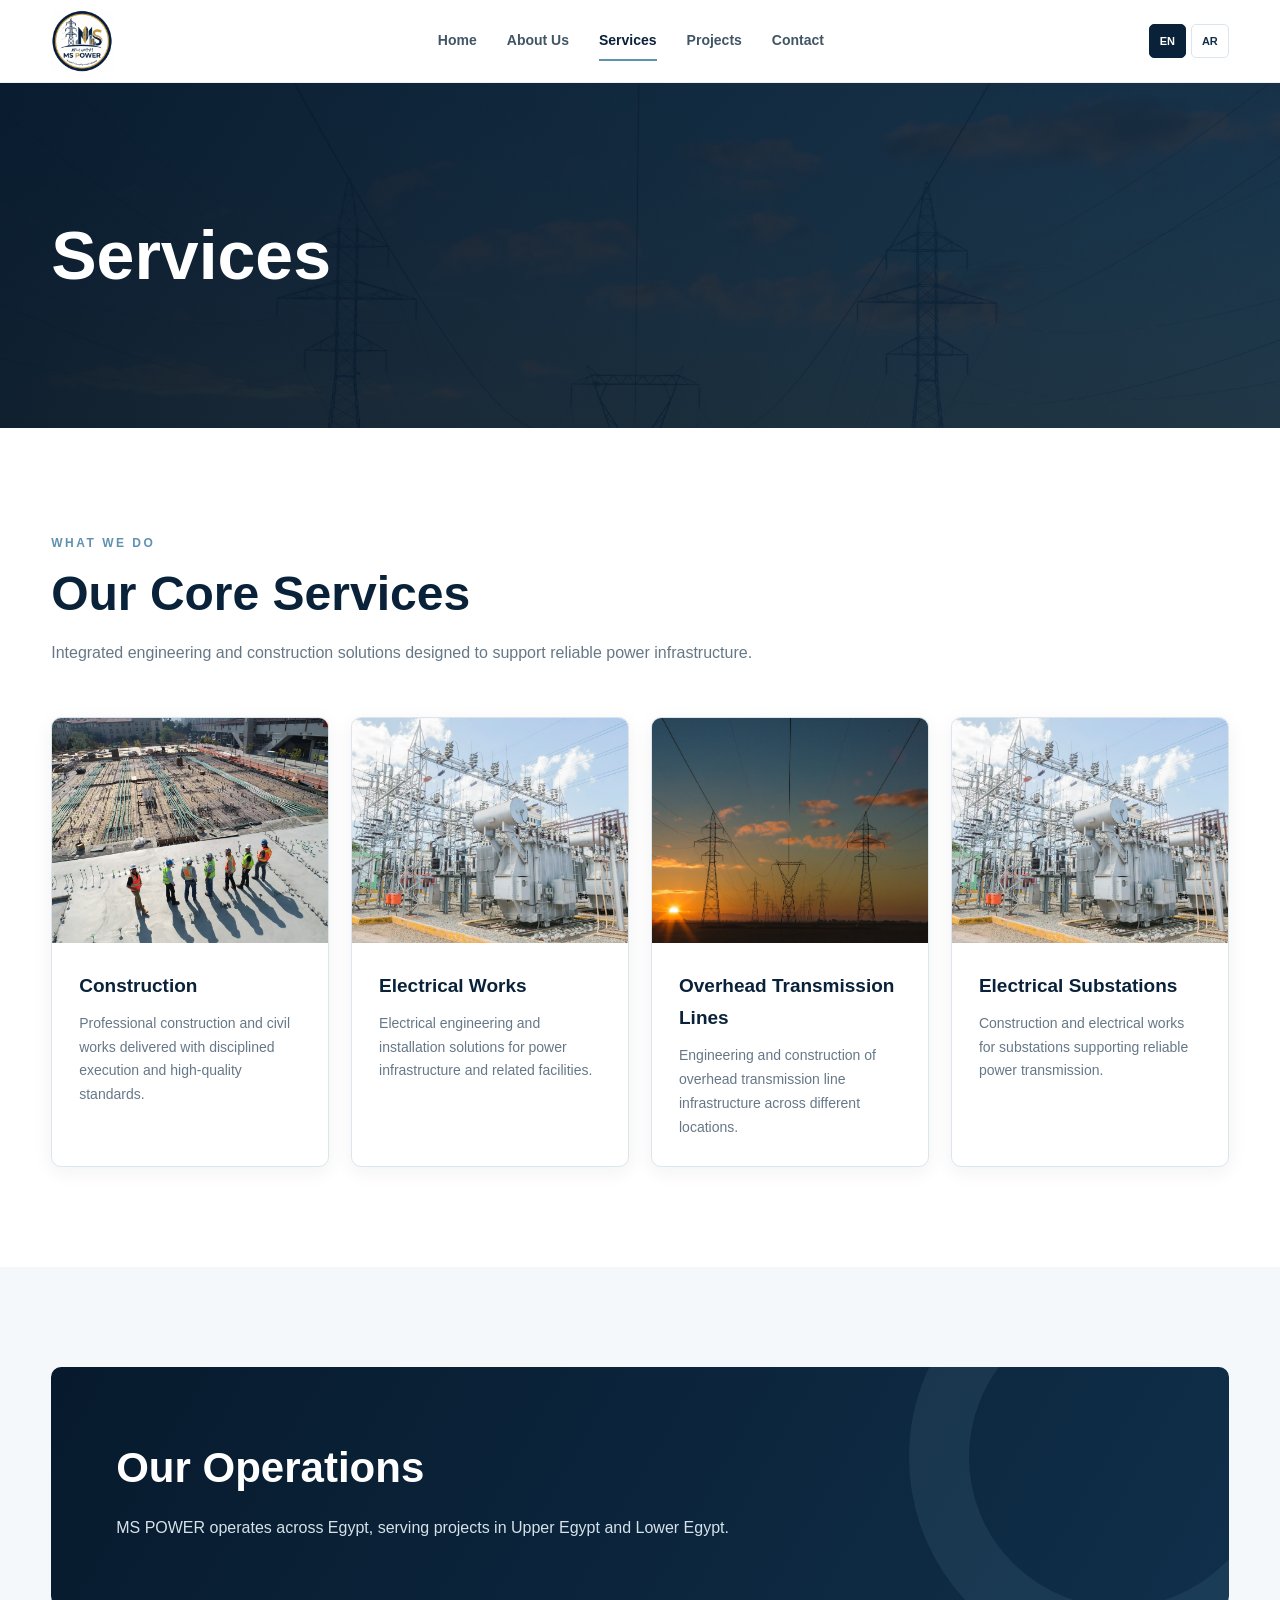
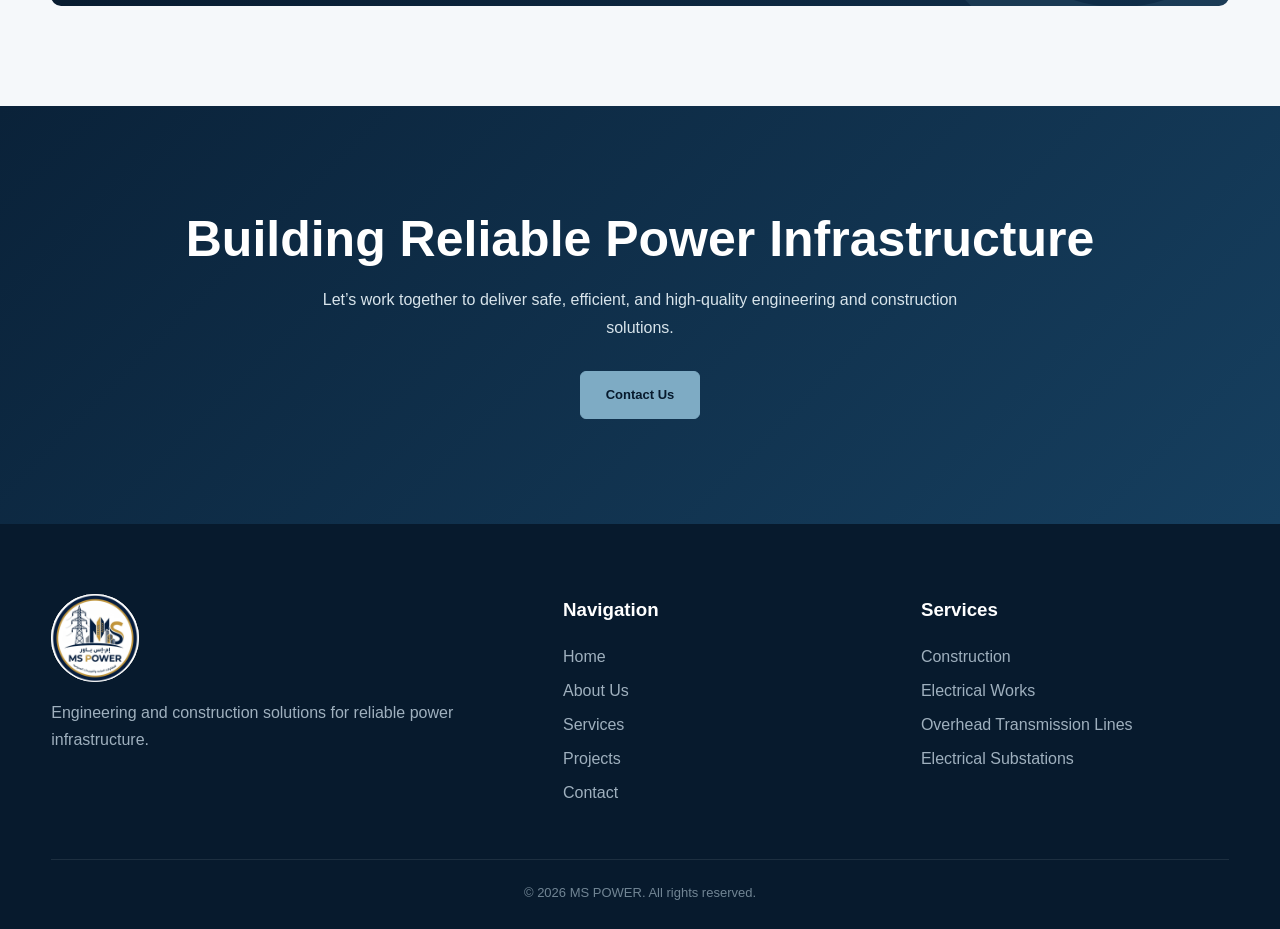
<file: services.html>
<!DOCTYPE html>
<html lang="en" dir="ltr">

<head>

    <meta charset="UTF-8">

    <meta
        name="viewport"
        content="width=device-width, initial-scale=1.0"
    >

    <meta
        name="description"
        content="MS POWER - Engineering, construction, electrical works, overhead transmission lines and electrical substations."
    >

    <title>MS POWER | Services</title>

    <link rel="icon" type="image/jpeg" href="images/logo.jpg">

    <link
        rel="stylesheet"
        href="style.css"
    >

</head>


<body>


<!-- =====================================================
     HEADER
===================================================== -->

<header class="site-header">

    <div class="container header-inner">


        <a
            href="index.html"
            class="logo"
        ><img src="images/logo.jpg" alt="MS POWER"></a>


        <nav class="nav">

            <a
                href="index.html"
                data-i18n="nav_home"
            >
                Home
            </a>

            <a
                href="about.html"
                data-i18n="nav_about"
            >
                About Us
            </a>

            <a
                href="services.html"
                data-i18n="nav_services"
            >
                Services
            </a>

            <a
                href="projects.html"
                data-i18n="nav_projects"
            >
                Projects
            </a>

            <a
                href="contact.html"
                data-i18n="nav_contact"
            >
                Contact
            </a>

        </nav>


        <div class="language-switcher">

            <button
                class="lang-btn active"
                data-lang="en"
                type="button"
            >
                EN
            </button>

            <button
                class="lang-btn"
                data-lang="ar"
                type="button"
            >
                AR
            </button>

        </div>


        <button
            class="menu-toggle"
            type="button"
            aria-label="Open menu"
            aria-expanded="false"
        >
            ☰
        </button>


    </div>

</header>



<!-- =====================================================
     PAGE HERO
===================================================== -->

<section class="page-hero">

    <div class="container">

        <h1
            data-i18n="nav_services"
        >
            Services
        </h1>

    </div>

</section>



<!-- =====================================================
     SERVICES
===================================================== -->

<main>

<section class="section">

    <div class="container">


        <div class="section-heading">

            <span
                class="section-label"
                data-i18n="services_label"
            >
                WHAT WE DO
            </span>


            <h2
                data-i18n="services_title"
            >
                Our Core Services
            </h2>


            <p
                data-i18n="services_text"
            >
                Integrated engineering and construction
                solutions designed to support reliable
                power infrastructure.
            </p>

        </div>



        <div class="services-grid">


            <!-- =================================================
                 SERVICE 01
            ================================================== -->

            <article class="service-card">

                <img
                    src="images/construction.jpg"
                    alt="Construction"
                >


                <div class="service-card-content">

                    <h3
                        data-i18n="service_construction"
                    >
                        Construction
                    </h3>


                    <p
                        data-i18n="service_construction_text"
                    >
                        Professional construction and civil
                        works delivered with disciplined
                        execution and high-quality standards.
                    </p>

                </div>

            </article>



            <!-- =================================================
                 SERVICE 02
            ================================================== -->

            <article class="service-card">

                <img
                    src="images/electrical.jpg"
                    alt="Electrical Works"
                >


                <div class="service-card-content">

                    <h3
                        data-i18n="service_electrical"
                    >
                        Electrical Works
                    </h3>


                    <p
                        data-i18n="service_electrical_text"
                    >
                        Electrical engineering and installation
                        solutions for power infrastructure and
                        related facilities.
                    </p>

                </div>

            </article>



            <!-- =================================================
                 SERVICE 03
            ================================================== -->

            <article class="service-card">

                <img
                    src="images/transmission.jpg"
                    alt="Overhead Transmission Lines"
                >


                <div class="service-card-content">

                    <h3
                        data-i18n="service_transmission"
                    >
                        Overhead Transmission Lines
                    </h3>


                    <p
                        data-i18n="service_transmission_text"
                    >
                        Engineering and construction of overhead
                        transmission line infrastructure across
                        different locations.
                    </p>

                </div>

            </article>



            <!-- =================================================
                 SERVICE 04
            ================================================== -->

            <article class="service-card">

                <img
                    src="images/substation.jpg"
                    alt="Electrical Substations"
                >


                <div class="service-card-content">

                    <h3
                        data-i18n="service_substations"
                    >
                        Electrical Substations
                    </h3>


                    <p
                        data-i18n="service_substations_text"
                    >
                        Construction and electrical works for
                        substations supporting reliable power
                        transmission.
                    </p>

                </div>

            </article>


        </div>

    </div>

</section>



<!-- =====================================================
     OPERATIONS
===================================================== -->

<section class="section location">

    <div class="container">

        <div class="location-box">


            <h2
                data-i18n="location_title"
            >
                Our Operations
            </h2>


            <p
                data-i18n="location_text"
            >
                MS POWER operates across Egypt,
                serving projects in Upper Egypt
                and Lower Egypt.
            </p>


        </div>

    </div>

</section>



<!-- =====================================================
     CTA
===================================================== -->

<section class="cta">

    <div class="container">


        <h2
            data-i18n="cta_title"
        >
            Building Reliable Power Infrastructure
        </h2>


        <p
            data-i18n="cta_text"
        >
            Let’s work together to deliver safe,
            efficient, and high-quality engineering
            and construction solutions.
        </p>


        <a
            href="contact.html"
            class="btn btn-primary"
            data-i18n="cta_btn"
        >
            Contact Us
        </a>


    </div>

</section>

</main>



<!-- =====================================================
     FOOTER
===================================================== -->

<footer class="site-footer">

    <div class="container">


        <div class="footer-grid">


            <!-- COMPANY -->

            <div>

                <h3><img src="images/logo.jpg" alt="MS POWER" class="footer-logo"></h3>

                <p
                    data-i18n="footer_description"
                >
                    Engineering and construction
                    solutions for reliable power
                    infrastructure.
                </p>

            </div>



            <!-- NAVIGATION -->

            <div>

                <h3
                    data-i18n="footer_navigation"
                >
                    Navigation
                </h3>


                <p>
                    <a
                        href="index.html"
                        data-i18n="nav_home"
                    >
                        Home
                    </a>
                </p>


                <p>
                    <a
                        href="about.html"
                        data-i18n="nav_about"
                    >
                        About Us
                    </a>
                </p>


                <p>
                    <a
                        href="services.html"
                        data-i18n="nav_services"
                    >
                        Services
                    </a>
                </p>


                <p>
                    <a
                        href="projects.html"
                        data-i18n="nav_projects"
                    >
                        Projects
                    </a>
                </p>


                <p>
                    <a
                        href="contact.html"
                        data-i18n="nav_contact"
                    >
                        Contact
                    </a>
                </p>

            </div>



            <!-- SERVICES -->

            <div>

                <h3
                    data-i18n="footer_services"
                >
                    Services
                </h3>


                <p
                    data-i18n="service_construction"
                >
                    Construction
                </p>


                <p
                    data-i18n="service_electrical"
                >
                    Electrical Works
                </p>


                <p
                    data-i18n="service_transmission"
                >
                    Overhead Transmission Lines
                </p>


                <p
                    data-i18n="service_substations"
                >
                    Electrical Substations
                </p>

            </div>


        </div>



        <div class="footer-bottom">

            <p>

                ©
                <span data-year></span>
                MS POWER.

                <span data-i18n="footer_rights">
                    All rights reserved.
                </span>

            </p>

        </div>


    </div>

</footer>



<script src="script.js"></script>


</body>

</html>
</file>
<file: style.css>
/* =========================================================
   MS POWER
   PREMIUM ENGINEERING & CONSTRUCTION DESIGN
========================================================= */

:root {

    /* ---------- BRAND ---------- */

    --navy-950: #071A2D;
    --navy-900: #0A2239;
    --navy-800: #102F4A;
    --navy-700: #163F5F;

    --blue-500: #5F91B0;
    --blue-400: #7EABC4;

    --blue-100: #EAF2F7;
    --blue-50: #F5F8FA;

    --white: #FFFFFF;
    --off-white: #F8FAFC;

    /* ---------- TEXT ---------- */

    --text-main: #243746;
    --text-muted: #667887;
    --text-light: #A9BAC7;

    /* ---------- BORDERS ---------- */

    --border: #DCE5EB;
    --border-light: #EAF0F4;

    /* ---------- EFFECTS ---------- */

    --shadow-sm:
        0 5px 20px rgba(7, 26, 45, 0.06);

    --shadow-md:
        0 15px 40px rgba(7, 26, 45, 0.09);

    --shadow-lg:
        0 25px 60px rgba(7, 26, 45, 0.14);

    --radius: 10px;

    --container: 1200px;
}


/* =========================================================
   RESET
========================================================= */

* {
    margin: 0;
    padding: 0;
    box-sizing: border-box;
}

html {
    scroll-behavior: smooth;
}

body {
    font-family:
        Arial,
        Helvetica,
        sans-serif;

    background: var(--white);

    color: var(--text-main);

    line-height: 1.7;

    overflow-x: hidden;
}

img {
    display: block;
    max-width: 100%;
}

a {
    text-decoration: none;
    color: inherit;
}

button,
input,
textarea {
    font: inherit;
}


/* =========================================================
   CONTAINER
========================================================= */

.container {
    width: min(var(--container), 92%);

    margin-inline: auto;
}


/* =========================================================
   GENERAL SECTIONS
========================================================= */

.section {
    padding: 100px 0;
}

.section-heading {
    max-width: 760px;

    margin-bottom: 50px;
}

.section-label {
    display: inline-block;

    margin-bottom: 13px;

    color: var(--blue-500);

    font-size: 12px;

    font-weight: 800;

    letter-spacing: 2.5px;

    text-transform: uppercase;
}

.section-heading h2 {
    color: var(--navy-900);

    font-size:
        clamp(32px, 4vw, 48px);

    line-height: 1.15;

    margin-bottom: 18px;
}

.section-heading p {
    color: var(--text-muted);

    font-size: 16px;
}


/* =========================================================
   HEADER
========================================================= */

.site-header {
    position: sticky;

    top: 0;

    z-index: 1000;

    background:
        rgba(255, 255, 255, 0.97);

    backdrop-filter: blur(15px);

    border-bottom:
        1px solid var(--border-light);
}

.header-inner {
    min-height: 82px;

    display: flex;

    align-items: center;

    justify-content: space-between;

    gap: 30px;
}


/* =========================================================
   LOGO
========================================================= */

.logo {
    color: var(--navy-950);

    font-size: 27px;

    font-weight: 900;

    letter-spacing: 1.5px;

    white-space: nowrap;
}

.logo img {
    width: 62px;
    height: 62px;
    object-fit: contain;
}


/* =========================================================
   NAVIGATION
========================================================= */

.nav {
    display: flex;

    align-items: center;

    gap: 30px;
}

.nav a {
    position: relative;

    color: #405565;

    font-size: 14px;

    font-weight: 700;

    padding: 8px 0;

    transition:
        color .3s ease;
}

.nav a::after {
    content: "";

    position: absolute;

    left: 0;

    bottom: 0;

    width: 0;

    height: 2px;

    background: var(--blue-500);

    transition:
        width .3s ease;
}

.nav a:hover,
.nav a.active {
    color: var(--navy-900);
}

.nav a:hover::after,
.nav a.active::after {
    width: 100%;
}


/* =========================================================
   LANGUAGE
========================================================= */

.language-switcher {
    display: flex;

    align-items: center;

    gap: 5px;
}

.lang-btn {
    padding: 7px 10px;

    border:
        1px solid var(--border);

    border-radius: 5px;

    background: var(--white);

    color: var(--navy-800);

    font-size: 11px;

    font-weight: 800;

    cursor: pointer;

    transition:
        all .25s ease;
}

.lang-btn:hover,
.lang-btn.active {
    background: var(--navy-900);

    color: var(--white);

    border-color: var(--navy-900);
}


/* =========================================================
   MOBILE BUTTON
========================================================= */

.menu-toggle {
    display: none;

    border: 0;

    background: transparent;

    color: var(--navy-900);

    font-size: 27px;

    cursor: pointer;
}


/* =========================================================
   HERO
========================================================= */

.hero {
    position: relative;

    min-height: 720px;

    display: flex;

    align-items: center;

    background:
        linear-gradient(
            105deg,
            rgba(7, 26, 45, .96) 0%,
            rgba(7, 26, 45, .88) 45%,
            rgba(16, 47, 74, .72) 100%
        ),
        url("images/hero.jpg")
        center / cover
        no-repeat;

    color: var(--white);
}

.hero-content {
    max-width: 800px;
}

.hero-label {
    display: inline-block;

    margin-bottom: 20px;

    color: var(--blue-400);

    font-size: 12px;

    font-weight: 800;

    letter-spacing: 3px;
}

.hero h1 {
    color: var(--white);

    font-size:
        clamp(55px, 8vw, 92px);

    line-height: .95;

    letter-spacing: 2px;

    margin-bottom: 27px;
}

.hero p {
    max-width: 720px;

    color: #DCE7EE;

    font-size: 18px;

    line-height: 1.9;

    margin-bottom: 38px;
}


/* =========================================================
   BUTTONS
========================================================= */

.hero-buttons {
    display: flex;

    flex-wrap: wrap;

    gap: 12px;
}

.btn {
    min-height: 48px;

    display: inline-flex;

    align-items: center;

    justify-content: center;

    padding: 0 25px;

    border-radius: 6px;

    font-size: 13px;

    font-weight: 800;

    transition:
        transform .3s ease,
        background .3s ease,
        color .3s ease,
        border-color .3s ease;
}

.btn:hover {
    transform: translateY(-3px);
}

.btn-primary {
    background: var(--blue-400);

    color: var(--navy-950);

    border:
        1px solid var(--blue-400);
}

.btn-primary:hover {
    background: #91BBD1;

    border-color: #91BBD1;
}

.btn-outline {
    background: transparent;

    color: var(--white);

    border:
        1px solid rgba(255,255,255,.55);
}

.btn-outline:hover {
    background: var(--white);

    color: var(--navy-900);

    border-color: var(--white);
}


/* =========================================================
   ABOUT
========================================================= */

.about-grid {
    display: grid;

    grid-template-columns:
        minmax(0, 1fr)
        minmax(0, 1fr);

    gap: 75px;

    align-items: center;
}

.about-image {
    position: relative;
}

.about-image img {
    width: 100%;

    height: 500px;

    object-fit: cover;

    border-radius: var(--radius);

    box-shadow: var(--shadow-md);
}

.about-image::after {
    content: "";

    position: absolute;

    right: -15px;

    bottom: -15px;

    width: 90px;

    height: 90px;

    background: var(--blue-100);

    border-radius: 8px;

    z-index: -1;
}

.about-text p {
    color: var(--text-muted);

    margin-bottom: 25px;
}


/* =========================================================
   VISION / GOAL
========================================================= */

.info-grid {
    display: grid;

    grid-template-columns:
        repeat(2, 1fr);

    gap: 25px;
}

.info-card {
    position: relative;

    padding: 38px;

    background:
        linear-gradient(
            135deg,
            #FFFFFF,
            #F6F9FB
        );

    border:
        1px solid var(--border);

    border-radius: var(--radius);

    box-shadow: var(--shadow-sm);

    overflow: hidden;

    transition:
        transform .3s ease,
        box-shadow .3s ease;
}

.info-card:hover {
    transform: translateY(-5px);

    box-shadow: var(--shadow-md);
}

.info-card::before {
    content: "";

    position: absolute;

    top: 0;

    left: 0;

    width: 3px;

    height: 100%;

    background: var(--blue-400);
}

.info-card h3 {
    color: var(--navy-900);

    font-size: 22px;

    margin-bottom: 14px;
}

.info-card h3 small {
    color: var(--blue-500);

    font-size: 12px;
}

.info-card p {
    color: var(--text-muted);
}


/* =========================================================
   SERVICES
========================================================= */

.services-grid {
    display: grid;

    grid-template-columns:
        repeat(4, 1fr);

    gap: 22px;
}

.service-card {
    background: var(--white);

    border:
        1px solid var(--border);

    border-radius: var(--radius);

    overflow: hidden;

    box-shadow: var(--shadow-sm);

    transition:
        transform .35s ease,
        box-shadow .35s ease;
}

.service-card:hover {
    transform: translateY(-7px);

    box-shadow: var(--shadow-lg);
}

.service-card img {
    width: 100%;

    height: 225px;

    object-fit: cover;
}

.service-card-content {
    padding: 27px;
}

.service-card h3 {
    color: var(--navy-900);

    font-size: 19px;

    margin-bottom: 10px;
}

.service-card p {
    color: var(--text-muted);

    font-size: 14px;
}


/* =========================================================
   PROJECTS
========================================================= */

.projects-grid {
    display: grid;

    grid-template-columns:
        repeat(3, 1fr);

    gap: 25px;
}

.project-card {
    background: var(--white);

    border:
        1px solid var(--border);

    border-radius: var(--radius);

    overflow: hidden;

    box-shadow: var(--shadow-sm);

    transition:
        transform .35s ease,
        box-shadow .35s ease;
}

.project-card:hover {
    transform: translateY(-7px);

    box-shadow: var(--shadow-lg);
}

.project-card img {
    width: 100%;

    height: 260px;

    object-fit: cover;
}

.project-content {
    padding: 28px;
}

.project-content h3 {
    color: var(--navy-900);

    font-size: 20px;

    margin-bottom: 10px;
}

.project-content p {
    color: var(--text-muted);

    font-size: 14px;
}


/* =========================================================
   LOCATION
========================================================= */

.location {
    background: var(--blue-50);
}

.location-box {
    position: relative;

    padding: 65px;

    background:
        linear-gradient(
            120deg,
            var(--navy-950),
            var(--navy-800)
        );

    border-radius: var(--radius);

    color: var(--white);

    overflow: hidden;
}

.location-box::after {
    content: "";

    position: absolute;

    right: -100px;

    top: -120px;

    width: 300px;

    height: 300px;

    border:
        60px solid rgba(126,171,196,.10);

    border-radius: 50%;
}

.location-box h2 {
    position: relative;

    z-index: 1;

    color: var(--white);

    font-size: 42px;

    margin-bottom: 10px;
}

.location-box p {
    position: relative;

    z-index: 1;

    max-width: 650px;

    color: #D5E2EA;
}


/* =========================================================
   CTA
========================================================= */

.cta {
    padding: 105px 0;

    text-align: center;

    background:
        linear-gradient(
            135deg,
            var(--navy-900),
            var(--navy-700)
        );

    color: var(--white);
}

.cta h2 {
    color: var(--white);

    font-size:
        clamp(32px, 5vw, 50px);

    line-height: 1.15;

    margin-bottom: 18px;
}

.cta p {
    max-width: 700px;

    margin: 0 auto 30px;

    color: #D8E4EB;
}


/* =========================================================
   CONTACT
========================================================= */

.contact-grid {
    display: grid;

    grid-template-columns:
        repeat(2, 1fr);

    gap: 25px;
}

.contact-card {
    padding: 32px;

    background: var(--white);

    border:
        1px solid var(--border);

    border-radius: var(--radius);

    box-shadow: var(--shadow-sm);

    transition:
        transform .3s ease,
        box-shadow .3s ease;
}

.contact-card:hover {
    transform: translateY(-5px);

    box-shadow: var(--shadow-md);
}

.contact-card h3 {
    color: var(--navy-900);

    font-size: 20px;

    margin-bottom: 10px;
}

.contact-card p {
    color: var(--text-muted);
}


/* =========================================================
   PAGE HERO
========================================================= */

.page-hero {
    padding: 135px 0;

    background:
        linear-gradient(
            105deg,
            rgba(7,26,45,.96),
            rgba(16,47,74,.80)
        ),
        url("images/hero.jpg")
        center / cover
        no-repeat;

    color: var(--white);
}

.page-hero h1 {
    color: var(--white);

    font-size:
        clamp(42px, 6vw, 68px);

    line-height: 1.1;
}


/* =========================================================
   FOOTER
========================================================= */

.site-footer {
    padding: 70px 0 25px;

    background: var(--navy-950);

    color: var(--white);
}

.footer-grid {
    display: grid;

    grid-template-columns:
        1.5fr 1fr 1fr;

    gap: 50px;
}

.site-footer h3 {
    color: var(--white);

    margin-bottom: 17px;
}

.footer-logo {
    width: 88px;
    height: 88px;
    object-fit: contain;
    border-radius: 50%;
    background: var(--white);
}

.site-footer p {
    color: #9FB0BE;

    margin-bottom: 7px;
}

.site-footer a {
    color: #9FB0BE;

    transition:
        color .25s ease;
}

.site-footer a:hover {
    color: var(--blue-400);
}

.footer-bottom {
    margin-top: 45px;

    padding-top: 22px;

    border-top:
        1px solid rgba(255,255,255,.09);

    text-align: center;
}

.footer-bottom p {
    color: #718594;

    font-size: 13px;

    margin: 0;
}


/* =========================================================
   RTL
========================================================= */

html[dir="rtl"] body {
    text-align: right;
}

html[dir="rtl"] .info-card::before {
    left: auto;

    right: 0;
}

html[dir="rtl"] .about-image::after {
    right: auto;

    left: -15px;
}

html[dir="rtl"] .nav {
    direction: rtl;
}


/* =========================================================
   TABLET
========================================================= */

@media (max-width: 1050px) {

    .services-grid {
        grid-template-columns:
            repeat(2, 1fr);
    }

    .projects-grid {
        grid-template-columns:
            repeat(2, 1fr);
    }

    .nav {
        gap: 20px;
    }
}


/* =========================================================
   MOBILE
========================================================= */

@media (max-width: 800px) {

    .header-inner {
        min-height: 72px;
    }

    .menu-toggle {
        display: block;
    }

    .nav {
        position: absolute;

        top: 72px;

        left: 0;

        right: 0;

        display: none;

        flex-direction: column;

        align-items: stretch;

        gap: 0;

        padding: 10px 5%;

        background: var(--white);

        border-top:
            1px solid var(--border);

        box-shadow: var(--shadow-md);
    }

    .nav.open {
        display: flex;
    }

    .nav a {
        padding: 14px 0;

        border-bottom:
            1px solid var(--border-light);
    }

    .language-switcher {
        margin-left: auto;
    }

    .about-grid {
        grid-template-columns: 1fr;

        gap: 45px;
    }

    .about-image img {
        height: 400px;
    }

    .info-grid,
    .contact-grid {
        grid-template-columns: 1fr;
    }

    .footer-grid {
        grid-template-columns: 1fr;

        gap: 35px;
    }

    .hero {
        min-height: 650px;
    }

    .page-hero {
        padding: 90px 0;
    }
}


/* =========================================================
   SMALL MOBILE
========================================================= */

@media (max-width: 600px) {

    .container {
        width: 90%;
    }

    .section {
        padding: 70px 0;
    }

    .hero {
        min-height: 620px;
    }

    .hero h1 {
        font-size: 52px;
    }

    .hero p {
        font-size: 16px;
    }

    .hero-buttons {
        flex-direction: column;

        align-items: stretch;
    }

    .btn {
        width: 100%;
    }

    .services-grid,
    .projects-grid {
        grid-template-columns: 1fr;
    }

    .about-image img {
        height: 320px;
    }

    .location-box {
        padding: 40px 28px;
    }

    .location-box h2 {
        font-size: 34px;
    }

    .page-hero h1 {
        font-size: 42px;
    }
}
</file>
